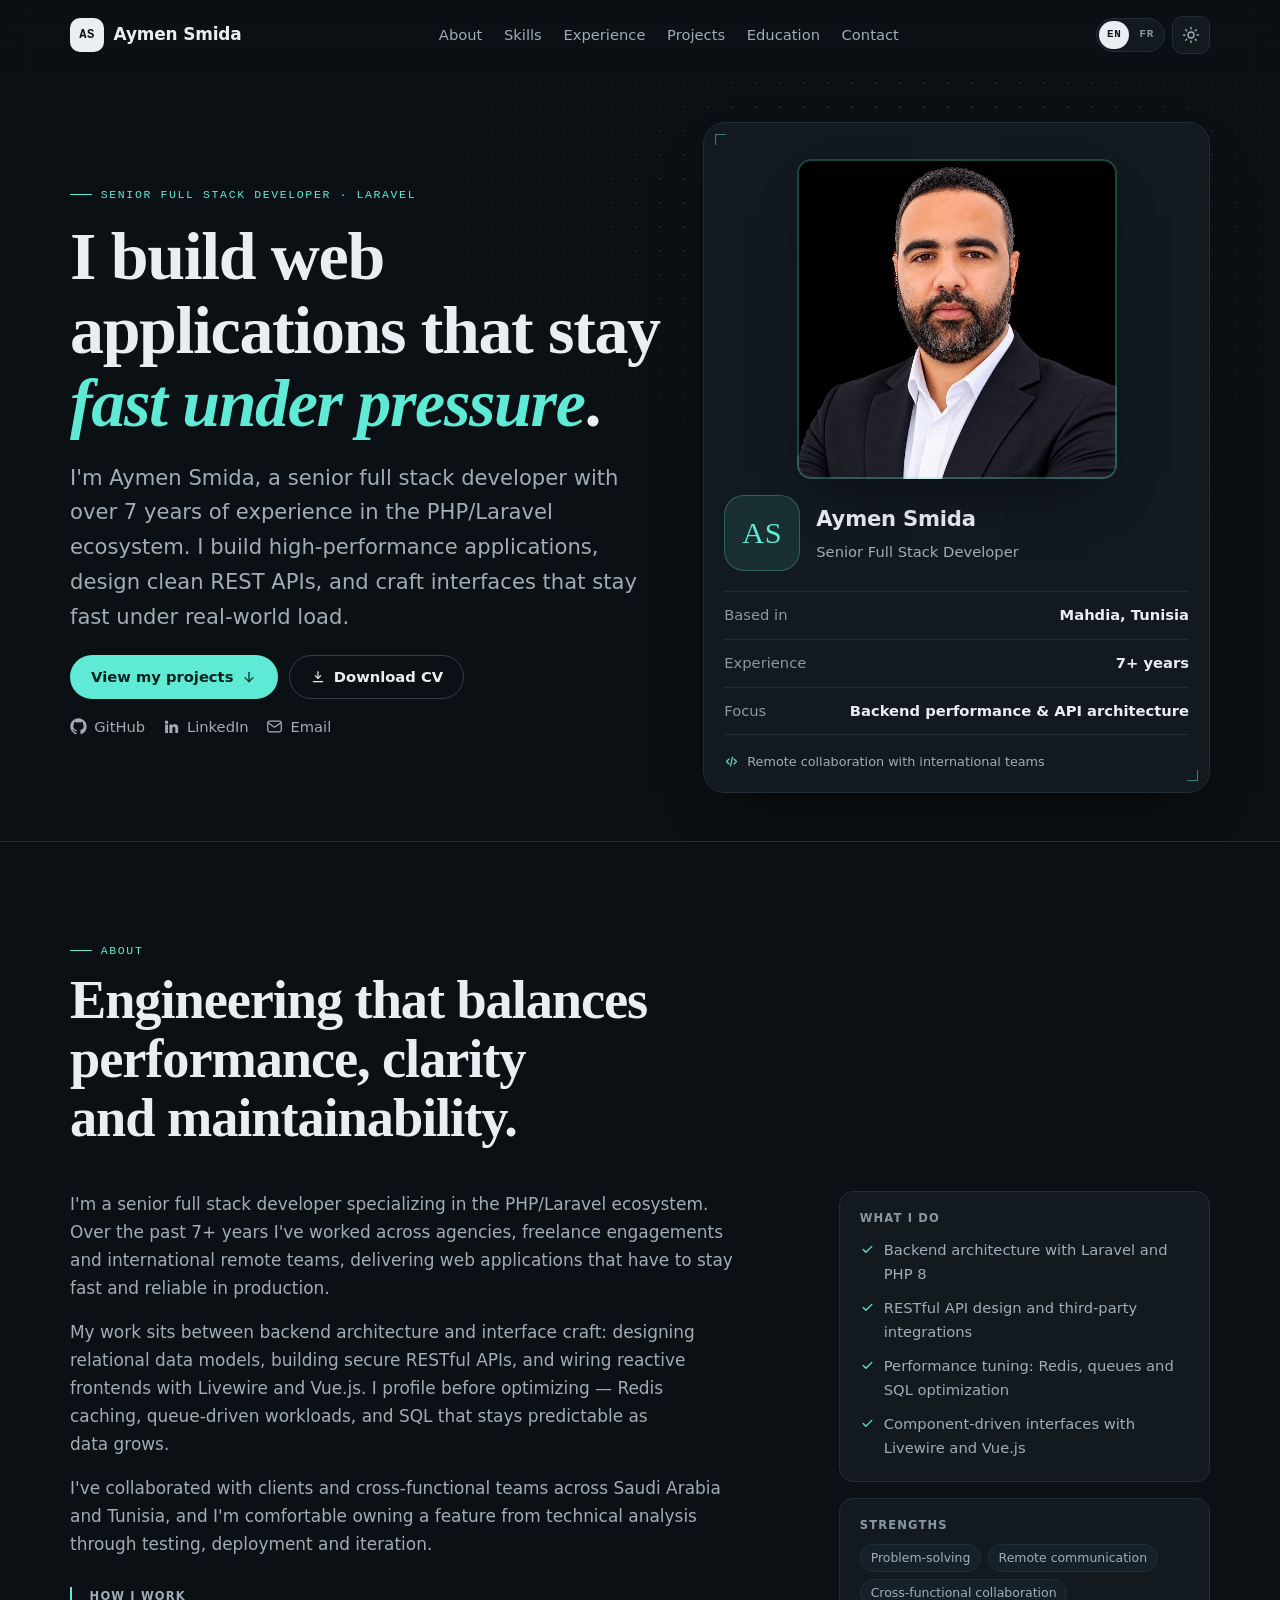
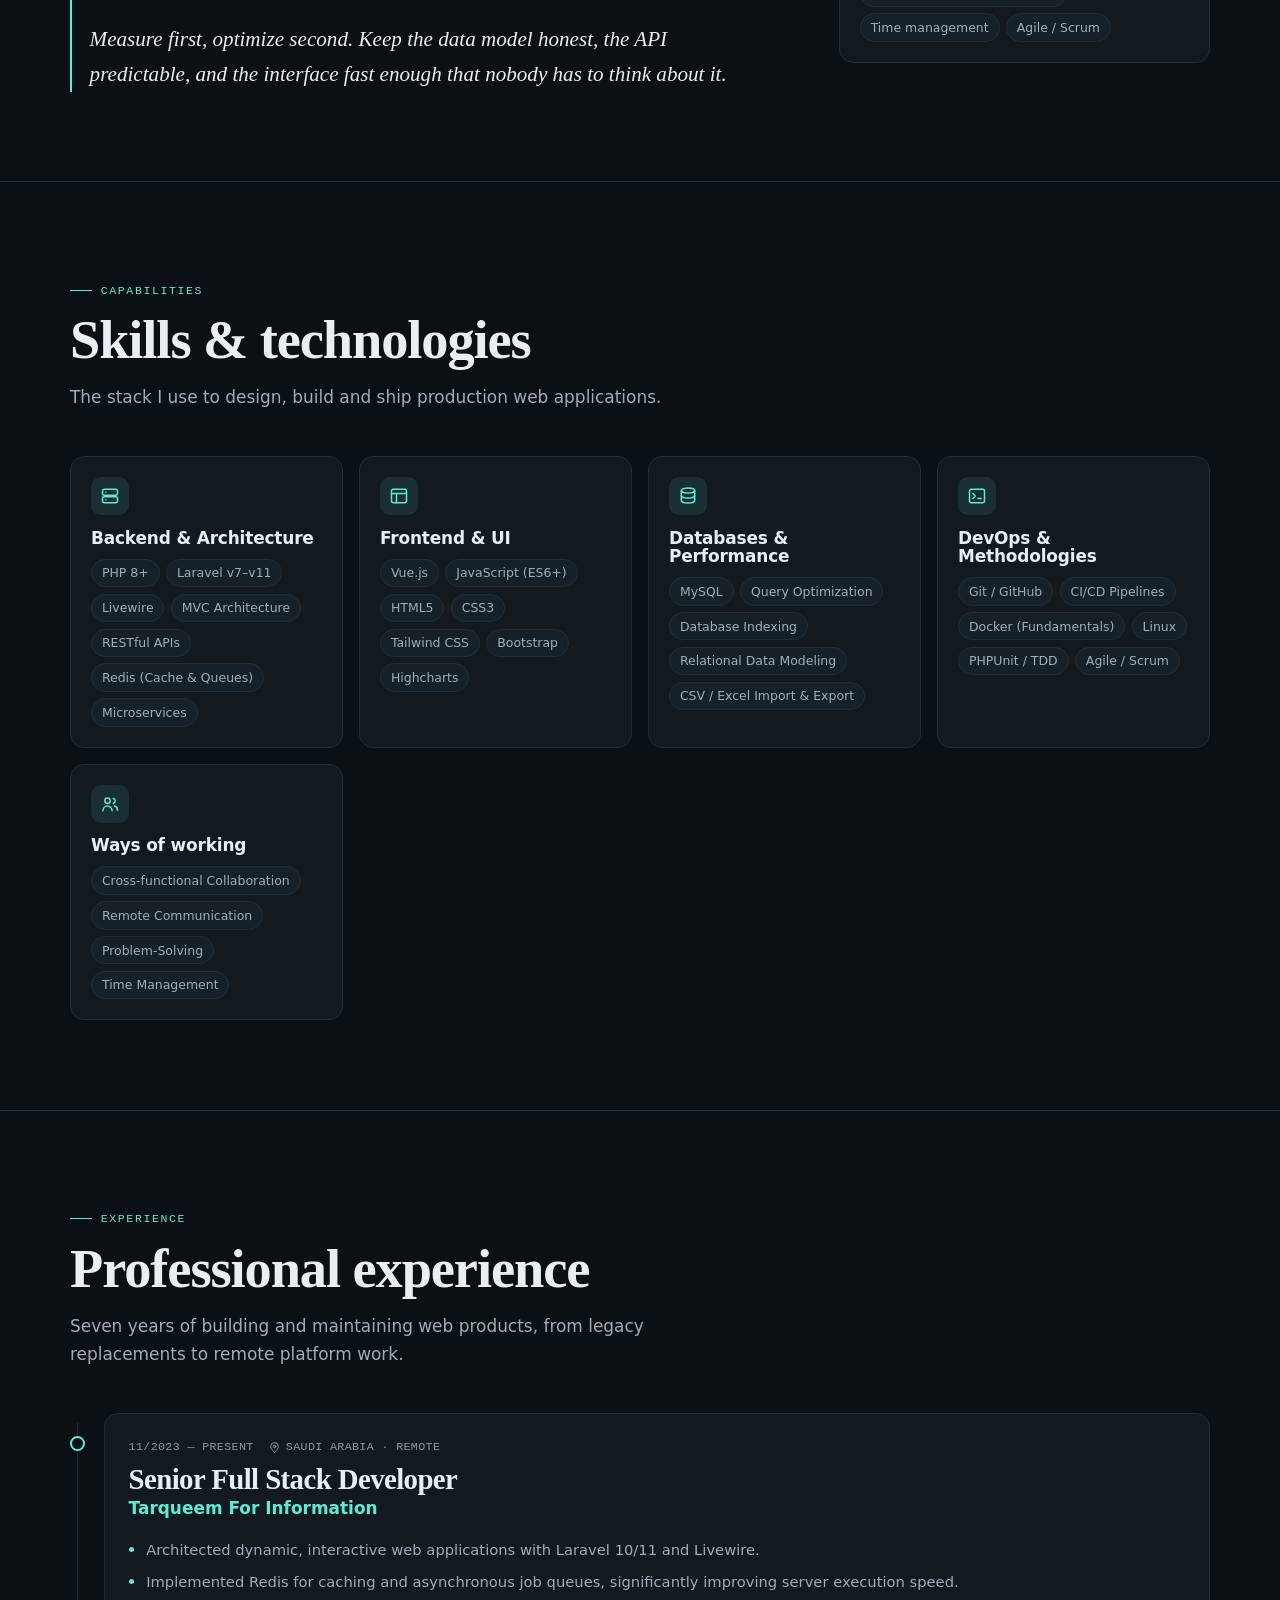
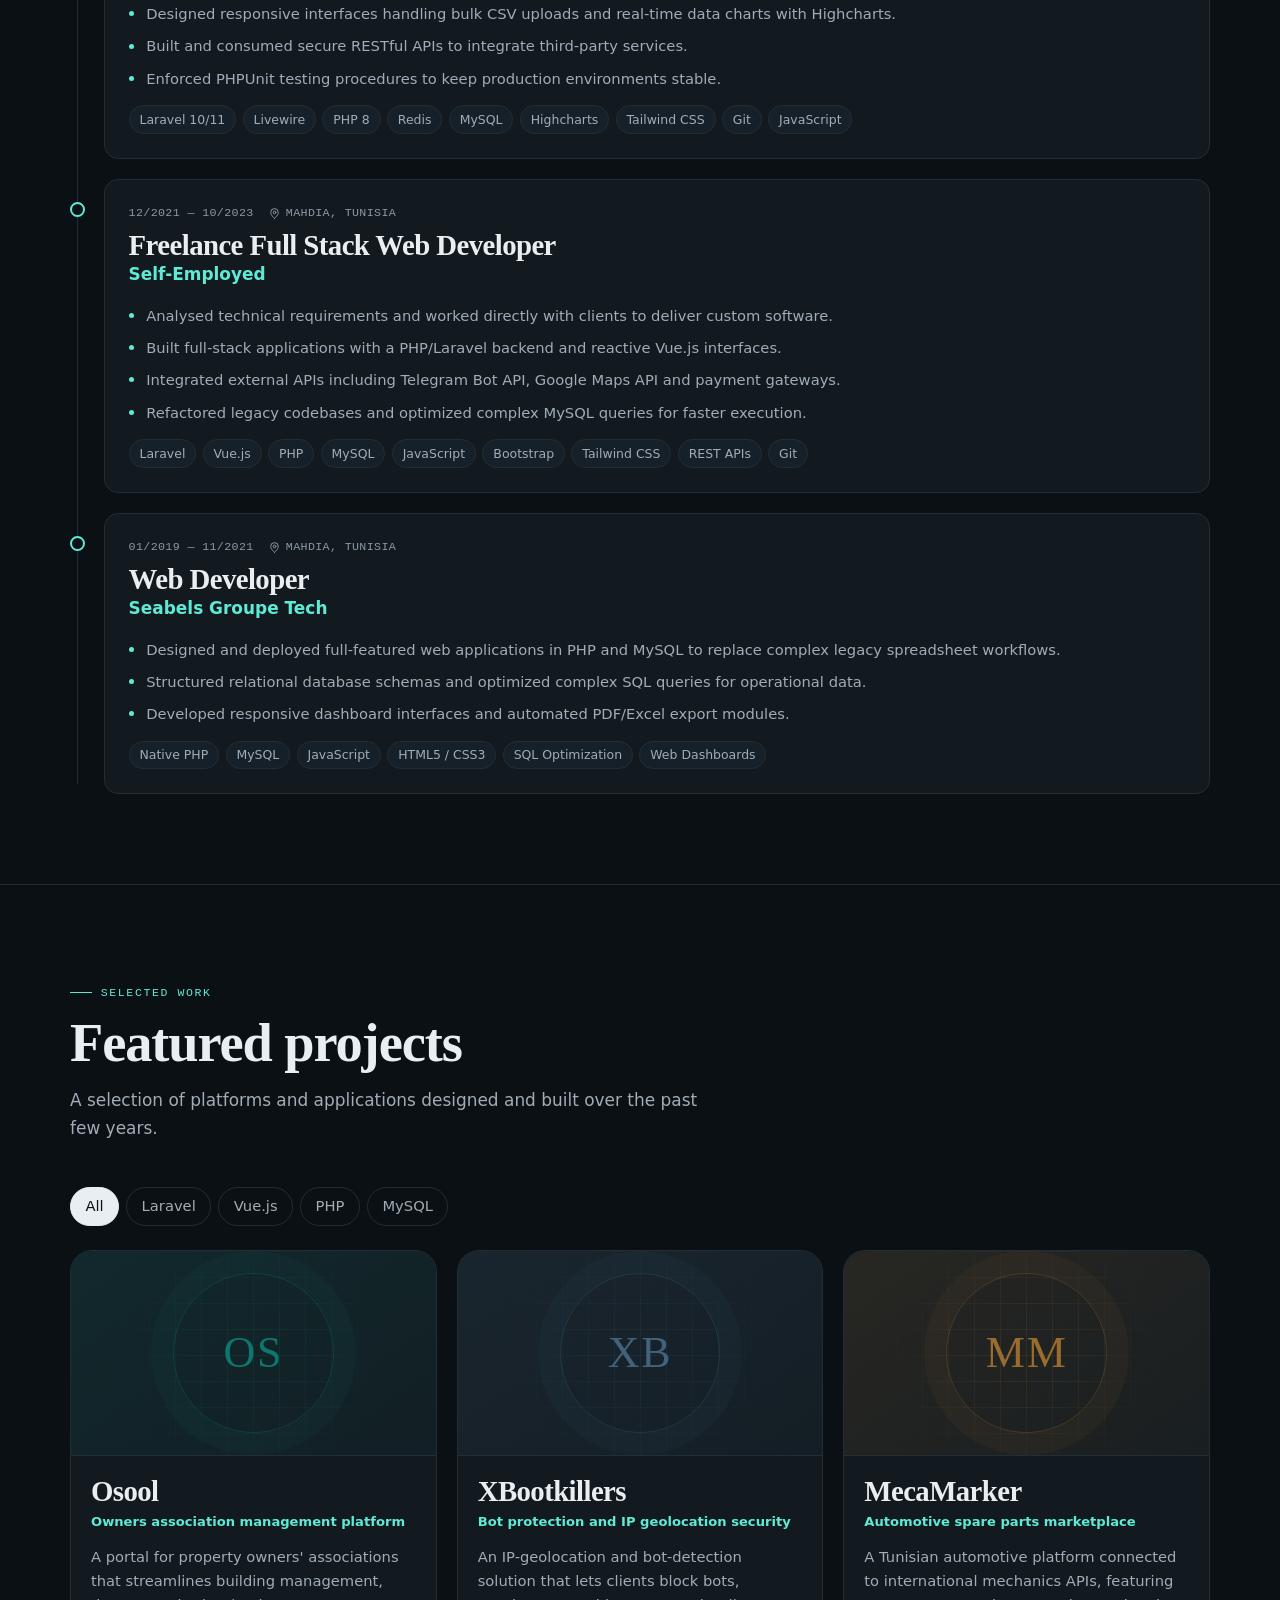
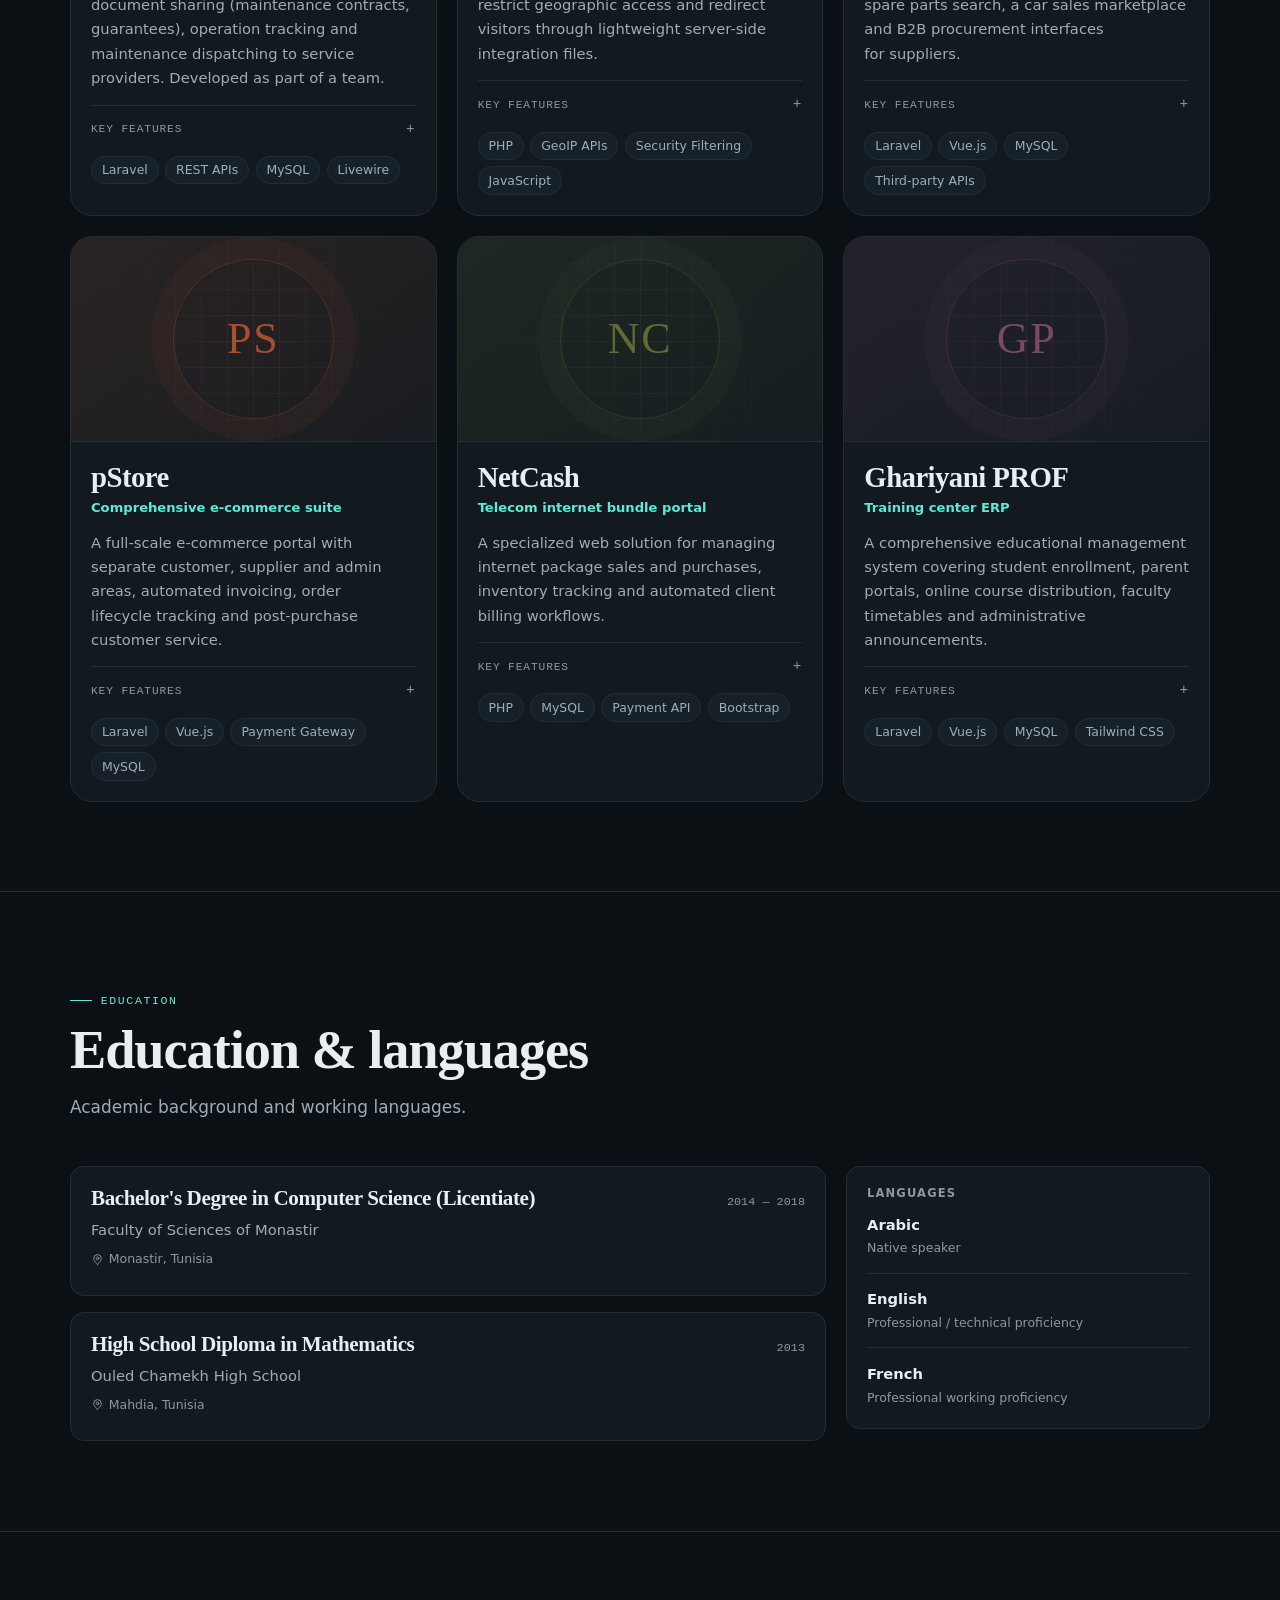
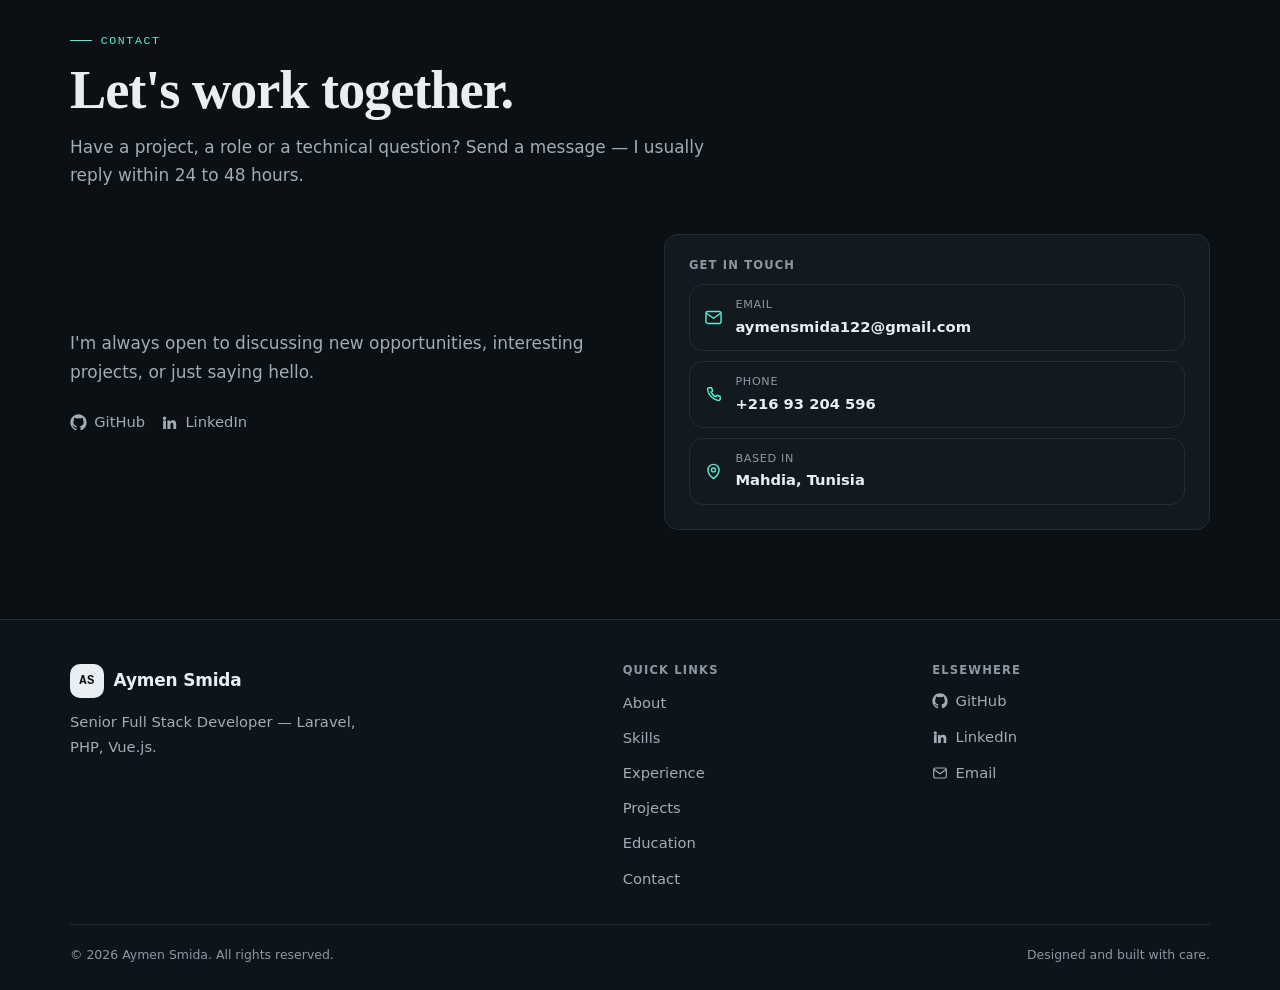
<file: index.html>
<!doctype html>
<html lang="en" dir="ltr" data-theme="dark">

<head>
  <meta charset="utf-8" />
  <meta name="viewport" content="width=device-width, initial-scale=1" />
  <title>Aymen Smida — Senior Full Stack Developer (Laravel)</title>
  <meta name="description"
    content="Aymen Smida is a senior full stack developer with 7+ years of experience building high-performance web applications with PHP, Laravel, Livewire, Vue.js and MySQL." />
  <meta name="author" content="Aymen Smida" />
  <link rel="canonical" href="https://aymensmida.github.io/portfolio/" />
  <meta name="theme-color" content="#0b1014" media="(prefers-color-scheme: dark)" />
  <meta name="theme-color" content="#faf8f3" media="(prefers-color-scheme: light)" />

  <link rel="icon" href="favicon.ico" sizes="32x32" />
  <link rel="icon" href="assets/images/favicon.svg" type="image/svg+xml" />
  <link rel="apple-touch-icon" href="assets/images/apple-touch-icon.png" />

  <meta property="og:type" content="website" />
  <meta property="og:site_name" content="Aymen Smida" />
  <meta property="og:title" content="Aymen Smida — Senior Full Stack Developer (Laravel)" />
  <meta property="og:description"
    content="Senior full stack developer with 7+ years of experience in PHP, Laravel, Livewire, Vue.js and MySQL. Backend performance, API architecture and fast interfaces." />
  <meta property="og:url" content="https://aymensmida.github.io/portfolio/" />
  <meta property="og:image" content="https://aymensmida.github.io/portfolio/assets/images/og.png" />
  <meta property="og:image:width" content="1200" />
  <meta property="og:image:height" content="630" />
  <meta property="og:image:alt" content="Aymen Smida — Senior Full Stack Developer" />
  <meta property="og:locale" content="en_US" />
  <meta property="og:locale:alternate" content="fr_FR" />

  <meta name="twitter:card" content="summary_large_image" />
  <meta name="twitter:title" content="Aymen Smida — Senior Full Stack Developer (Laravel)" />
  <meta name="twitter:description"
    content="Senior full stack developer with 7+ years of experience in PHP, Laravel, Livewire, Vue.js and MySQL." />
  <meta name="twitter:image" content="https://aymensmida.github.io/portfolio/assets/images/og.png" />

  <link rel="stylesheet" href="assets/css/style.css" />
  <link rel="stylesheet" href="assets/css/animations.css" />
  <link rel="stylesheet" href="assets/css/responsive.css" />
  <link rel="stylesheet" href="assets/css/cursor.css" />

  <script src="assets/js/theme.js"></script>
  <script src="assets/js/cursor.js"></script>
  <script type="application/ld+json">
      {
        "@context": "https://schema.org",
        "@type": "Person",
        "name": "Aymen Smida",
        "jobTitle": "Senior Full Stack Developer",
        "email": "mailto:aymensmida122@gmail.com",
        "telephone": "+21693204596",
        "url": "https://aymensmida.github.io/portfolio/",
        "address": {
          "@type": "PostalAddress",
          "addressLocality": "Mahdia",
          "addressCountry": "TN"
        },
        "sameAs": [
          "https://github.com/aymensmida",
          "https://www.linkedin.com/in/aymen-smida-748a8221a/"
        ],
        "knowsAbout": [
          "PHP",
          "Laravel",
          "Livewire",
          "Vue.js",
          "MySQL",
          "Redis",
          "REST APIs",
          "Web Performance"
        ]
      }
    </script>
</head>

<body>
  <a class="skip-link" href="#main" data-i18n="common.skip">Skip to content</a>

  <svg class="svg-sprite" xmlns="http://www.w3.org/2000/svg" aria-hidden="true" focusable="false">
    <symbol id="i-github" viewBox="0 0 24 24">
      <path fill="currentColor"
        d="M12 .5C5.73.5.5 5.73.5 12c0 5.08 3.29 9.39 7.86 10.91.58.11.79-.25.79-.56v-2.17c-3.2.7-3.88-1.36-3.88-1.36-.53-1.34-1.29-1.7-1.29-1.7-1.05-.72.08-.71.08-.71 1.16.08 1.77 1.19 1.77 1.19 1.03 1.77 2.7 1.26 3.36.96.1-.75.4-1.26.73-1.55-2.55-.29-5.23-1.28-5.23-5.68 0-1.26.45-2.29 1.19-3.1-.12-.29-.52-1.46.11-3.05 0 0 .96-.31 3.15 1.18a10.9 10.9 0 0 1 5.74 0c2.18-1.49 3.14-1.18 3.14-1.18.63 1.59.23 2.76.11 3.05.74.81 1.19 1.84 1.19 3.1 0 4.41-2.69 5.38-5.25 5.67.41.36.78 1.06.78 2.14v3.17c0 .31.21.68.8.56A11.5 11.5 0 0 0 23.5 12C23.5 5.73 18.27.5 12 .5Z" />
    </symbol>
    <symbol id="i-linkedin" viewBox="0 0 24 24">
      <path fill="currentColor"
        d="M4.98 3.5a2.5 2.5 0 1 1 0 5 2.5 2.5 0 0 1 0-5ZM3 9h4v12H3V9Zm6 0h3.8v1.7h.05c.53-.95 1.83-1.95 3.77-1.95 4.03 0 4.78 2.5 4.78 5.75V21h-4v-5.6c0-1.34-.03-3.06-1.9-3.06-1.9 0-2.2 1.45-2.2 2.96V21H9V9Z" />
    </symbol>
    <symbol id="i-mail" viewBox="0 0 24 24" fill="none" stroke="currentColor" stroke-width="1.8" stroke-linecap="round"
      stroke-linejoin="round">
      <rect x="2.5" y="4.5" width="19" height="15" rx="2.5" />
      <path d="m3.5 7 8.5 6 8.5-6" />
    </symbol>
    <symbol id="i-phone" viewBox="0 0 24 24" fill="none" stroke="currentColor" stroke-width="1.8" stroke-linecap="round"
      stroke-linejoin="round">
      <path
        d="M6.5 3.5h3l1.5 4-2 1.5a12 12 0 0 0 6 6l1.5-2 4 1.5v3a2 2 0 0 1-2.2 2A16.5 16.5 0 0 1 4.5 5.7 2 2 0 0 1 6.5 3.5Z" />
    </symbol>
    <symbol id="i-pin" viewBox="0 0 24 24" fill="none" stroke="currentColor" stroke-width="1.8" stroke-linecap="round"
      stroke-linejoin="round">
      <path d="M12 21s7-5.5 7-11a7 7 0 1 0-14 0c0 5.5 7 11 7 11Z" />
      <circle cx="12" cy="10" r="2.5" />
    </symbol>
    <symbol id="i-arrow-up" viewBox="0 0 24 24" fill="none" stroke="currentColor" stroke-width="1.8"
      stroke-linecap="round" stroke-linejoin="round">
      <path d="M12 19V5" />
      <path d="m6 11 6-6 6 6" />
    </symbol>
    <symbol id="i-arrow-down" viewBox="0 0 24 24" fill="none" stroke="currentColor" stroke-width="1.8"
      stroke-linecap="round" stroke-linejoin="round">
      <path d="M12 5v14" />
      <path d="m6 13 6 6 6-6" />
    </symbol>
    <symbol id="i-download" viewBox="0 0 24 24" fill="none" stroke="currentColor" stroke-width="1.8"
      stroke-linecap="round" stroke-linejoin="round">
      <path d="M12 4v10" />
      <path d="m8 10 4 4 4-4" />
      <path d="M5 19h14" />
    </symbol>
    <symbol id="i-check" viewBox="0 0 24 24" fill="none" stroke="currentColor" stroke-width="2" stroke-linecap="round"
      stroke-linejoin="round">
      <path d="m5 12 4.5 4.5L19 7" />
    </symbol>
    <symbol id="i-sun" viewBox="0 0 24 24" fill="none" stroke="currentColor" stroke-width="1.8" stroke-linecap="round"
      stroke-linejoin="round">
      <circle cx="12" cy="12" r="4" />
      <path d="M12 2v2M12 20v2M4.9 4.9l1.4 1.4M17.7 17.7l1.4 1.4M2 12h2M20 12h2M4.9 19.1l1.4-1.4M17.7 6.3l1.4-1.4" />
    </symbol>
    <symbol id="i-moon" viewBox="0 0 24 24" fill="none" stroke="currentColor" stroke-width="1.8" stroke-linecap="round"
      stroke-linejoin="round">
      <path d="M20 14.5A8.5 8.5 0 0 1 9.5 4a8.5 8.5 0 1 0 10.5 10.5Z" />
    </symbol>
    <symbol id="i-menu" viewBox="0 0 24 24" fill="none" stroke="currentColor" stroke-width="1.8" stroke-linecap="round">
      <path d="M4 7h16M4 12h16M4 17h16" />
    </symbol>
    <symbol id="i-close" viewBox="0 0 24 24" fill="none" stroke="currentColor" stroke-width="1.8"
      stroke-linecap="round">
      <path d="M6 6l12 12M18 6 6 18" />
    </symbol>
    <symbol id="i-server" viewBox="0 0 24 24" fill="none" stroke="currentColor" stroke-width="1.8"
      stroke-linecap="round" stroke-linejoin="round">
      <rect x="3" y="4" width="18" height="7" rx="2" />
      <rect x="3" y="13" width="18" height="7" rx="2" />
      <path d="M7 7.5h.01M7 16.5h.01" />
    </symbol>
    <symbol id="i-layout" viewBox="0 0 24 24" fill="none" stroke="currentColor" stroke-width="1.8"
      stroke-linecap="round" stroke-linejoin="round">
      <rect x="3" y="4" width="18" height="16" rx="2" />
      <path d="M3 9h18M9 9v11" />
    </symbol>
    <symbol id="i-database" viewBox="0 0 24 24" fill="none" stroke="currentColor" stroke-width="1.8"
      stroke-linecap="round" stroke-linejoin="round">
      <ellipse cx="12" cy="5.5" rx="8" ry="3" />
      <path d="M4 5.5v6c0 1.7 3.6 3 8 3s8-1.3 8-3v-6" />
      <path d="M4 11.5v6c0 1.7 3.6 3 8 3s8-1.3 8-3v-6" />
    </symbol>
    <symbol id="i-terminal" viewBox="0 0 24 24" fill="none" stroke="currentColor" stroke-width="1.8"
      stroke-linecap="round" stroke-linejoin="round">
      <rect x="3" y="4" width="18" height="16" rx="2" />
      <path d="m7 9 3 3-3 3M13 15h4" />
    </symbol>
    <symbol id="i-users" viewBox="0 0 24 24" fill="none" stroke="currentColor" stroke-width="1.8" stroke-linecap="round"
      stroke-linejoin="round">
      <circle cx="9" cy="8" r="3.2" />
      <path d="M3.5 20a5.5 5.5 0 0 1 11 0" />
      <path d="M16 5.5a3 3 0 0 1 0 5.8" />
      <path d="M17.5 14.5A5 5 0 0 1 21 19.5" />
    </symbol>
    <symbol id="i-code" viewBox="0 0 24 24" fill="none" stroke="currentColor" stroke-width="1.8" stroke-linecap="round"
      stroke-linejoin="round">
      <path d="m8 8-4 4 4 4M16 8l4 4-4 4M13.5 5l-3 14" />
    </symbol>
  </svg>

  <header class="site-header" data-header>
    <div class="container header-inner">
      <a class="brand" href="#top">
        <span class="brand-mark" aria-hidden="true">AS</span>
        <span class="brand-text">Aymen Smida</span>
      </a>

      <nav class="nav" id="primary-nav" data-nav aria-label="Primary" data-i18n-aria-label="nav.primary">
        <ul class="nav-list">
          <li><a class="nav-link" href="#about" data-nav-link="about" data-i18n="nav.about">About</a></li>
          <li><a class="nav-link" href="#skills" data-nav-link="skills" data-i18n="nav.skills">Skills</a></li>
          <li><a class="nav-link" href="#experience" data-nav-link="experience"
              data-i18n="nav.experience">Experience</a></li>
          <li><a class="nav-link" href="#projects" data-nav-link="projects" data-i18n="nav.projects">Projects</a></li>
          <li><a class="nav-link" href="#education" data-nav-link="education" data-i18n="nav.education">Education</a>
          </li>
          <li><a class="nav-link" href="#contact" data-nav-link="contact" data-i18n="nav.contact">Contact</a></li>
        </ul>
      </nav>

      <div class="header-actions">
        <div class="lang-switch" role="group" aria-label="Language" data-i18n-aria-label="common.language">
          <button type="button" class="lang-btn" data-lang="en" lang="en" aria-pressed="true"
            title="English">EN</button>
          <button type="button" class="lang-btn" data-lang="fr" lang="fr" aria-pressed="false"
            title="Français">FR</button>
        </div>

        <button type="button" class="icon-btn" data-theme-toggle aria-label="Switch to dark theme"
          title="Switch to dark theme">
          <svg class="icon icon-moon" width="18" height="18" aria-hidden="true">
            <use href="#i-moon"></use>
          </svg>
          <svg class="icon icon-sun" width="18" height="18" aria-hidden="true">
            <use href="#i-sun"></use>
          </svg>
        </button>

        <button type="button" class="icon-btn nav-toggle" data-nav-toggle aria-expanded="false"
          aria-controls="primary-nav" aria-label="Menu" data-i18n-aria-label="nav.menu">
          <svg class="icon icon-menu" width="20" height="20" aria-hidden="true">
            <use href="#i-menu"></use>
          </svg>
          <svg class="icon icon-close" width="20" height="20" aria-hidden="true">
            <use href="#i-close"></use>
          </svg>
        </button>
      </div>
    </div>
  </header>

  <main id="main" tabindex="-1">
    <section class="hero" id="top" aria-labelledby="hero-title">
      <div class="container hero-grid">
        <div class="hero-content">
          <p class="eyebrow" data-i18n="hero.eyebrow">Senior Full Stack Developer · Laravel</p>
          <h1 class="hero-title" id="hero-title">
            <span data-i18n="hero.titleLead">I build web applications that stay</span>
            <em data-i18n="hero.titleEm">fast under pressure</em><span data-i18n="hero.titleEnd">.</span>
          </h1>
          <p class="hero-intro" data-i18n="hero.intro">
            I'm Aymen Smida, a senior full stack developer with over 7 years of experience in the PHP/Laravel
            ecosystem. I build high-performance applications, design clean REST APIs, and craft interfaces that stay
            fast under real-world load.
          </p>

          <div class="hero-actions">
            <a class="btn btn-primary" href="#projects">
              <span data-i18n="hero.ctaPrimary">View my projects</span>
              <svg class="icon" width="16" height="16" aria-hidden="true">
                <use href="#i-arrow-down"></use>
              </svg>
            </a>
            <a class="btn btn-ghost" id="cv-download-btn" href="documents/aymen-smida-cv.pdf" download>
              <svg class="icon" width="16" height="16" aria-hidden="true">
                <use href="#i-download"></use>
              </svg>
              <span data-i18n="hero.ctaSecondary">Download CV</span>
            </a>
          </div>

          <div class="hero-socials">
            <a class="social-link" href="https://github.com/aymensmida" target="_blank" rel="noopener noreferrer">
              <svg class="icon" width="17" height="17" aria-hidden="true">
                <use href="#i-github"></use>
              </svg> GitHub
            </a>
            <a class="social-link" href="https://www.linkedin.com/in/aymen-smida-748a8221a/" target="_blank"
              rel="noopener noreferrer">
              <svg class="icon" width="17" height="17" aria-hidden="true">
                <use href="#i-linkedin"></use>
              </svg> LinkedIn
            </a>
            <a class="social-link" href="mailto:aymensmida122@gmail.com">
              <svg class="icon" width="17" height="17" aria-hidden="true">
                <use href="#i-mail"></use>
              </svg>
              <span data-i18n="common.email">Email</span>
            </a>
          </div>
        </div>

        <aside class="profile-card" aria-label="Senior Full Stack Developer" data-i18n-aria-label="hero.card.role">
          <div class="profile-photo">
            <img src="assets/images/aymen-smida-portrait.jpg"
              srcset="assets/images/aymen-smida-portrait-sm.jpg 600w, assets/images/aymen-smida-portrait.jpg 1000w"
              sizes="(max-width: 900px) 280px, 320px" width="320" height="320" alt="Portrait of Aymen Smida"
              data-i18n-alt="hero.photo.alt" fetchpriority="high" decoding="async" />
          </div>

          <div class="profile-top">
            <span class="monogram" aria-hidden="true">AS</span>
            <div>
              <p class="profile-name">Aymen Smida</p>
              <p class="profile-role" data-i18n="hero.card.role">Senior Full Stack Developer</p>
            </div>
          </div>

          <dl class="profile-rows">
            <div class="profile-row">
              <dt data-i18n="common.basedIn">Based in</dt>
              <dd data-i18n="common.location">Mahdia, Tunisia</dd>
            </div>
            <div class="profile-row">
              <dt data-i18n="hero.card.expLabel">Experience</dt>
              <dd data-i18n="hero.card.exp">7+ years</dd>
            </div>
            <div class="profile-row">
              <dt data-i18n="hero.card.focusLabel">Focus</dt>
              <dd data-i18n="hero.card.focus">Backend performance &amp; API architecture</dd>
            </div>
          </dl>

          <p class="profile-note">
            <svg class="icon" width="15" height="15" aria-hidden="true">
              <use href="#i-code"></use>
            </svg>
            <span data-i18n="hero.card.remote">Remote collaboration with international teams</span>
          </p>
        </aside>
      </div>


    </section>

    <section class="section" id="about" aria-labelledby="about-title">
      <div class="container">
        <div class="section-head">
          <p class="eyebrow" data-i18n="about.eyebrow">About</p>
          <h2 class="section-title" id="about-title" data-i18n="about.title">
            Engineering that balances performance, clarity and maintainability.
          </h2>
        </div>

        <div class="about-grid">
          <div class="prose">
            <p data-i18n="about.p1">
              I'm a senior full stack developer specializing in the PHP/Laravel ecosystem. Over the past 7+ years
              I've worked across agencies, freelance engagements and international remote teams, delivering web
              applications that have to stay fast and reliable in production.
            </p>
            <p data-i18n="about.p2">
              My work sits between backend architecture and interface craft: designing relational data models,
              building secure RESTful APIs, and wiring reactive frontends with Livewire and Vue.js. I profile before
              optimizing — Redis caching, queue-driven workloads, and SQL that stays predictable as data grows.
            </p>
            <p data-i18n="about.p3">
              I've collaborated with clients and cross-functional teams across Saudi Arabia and Tunisia, and I'm
              comfortable owning a feature from technical analysis through testing, deployment and iteration.
            </p>

            <blockquote class="pullquote">
              <p class="pullquote-title" data-i18n="about.philosophyTitle">How I work</p>
              <p data-i18n="about.philosophy">
                Measure first, optimize second. Keep the data model honest, the API predictable, and the interface
                fast enough that nobody has to think about it.
              </p>
            </blockquote>
          </div>

          <div class="about-aside">
            <div class="panel">
              <h3 class="panel-title" data-i18n="about.doTitle">What I do</h3>
              <ul class="check-list">
                <li>
                  <svg class="icon" width="15" height="15" aria-hidden="true">
                    <use href="#i-check"></use>
                  </svg>
                  <span data-i18n="about.do.0">Backend architecture with Laravel and PHP 8</span>
                </li>
                <li>
                  <svg class="icon" width="15" height="15" aria-hidden="true">
                    <use href="#i-check"></use>
                  </svg>
                  <span data-i18n="about.do.1">RESTful API design and third-party integrations</span>
                </li>
                <li>
                  <svg class="icon" width="15" height="15" aria-hidden="true">
                    <use href="#i-check"></use>
                  </svg>
                  <span data-i18n="about.do.2">Performance tuning: Redis, queues and SQL optimization</span>
                </li>
                <li>
                  <svg class="icon" width="15" height="15" aria-hidden="true">
                    <use href="#i-check"></use>
                  </svg>
                  <span data-i18n="about.do.3">Component-driven interfaces with Livewire and Vue.js</span>
                </li>
              </ul>
            </div>

            <div class="panel">
              <h3 class="panel-title" data-i18n="about.strengthsTitle">Strengths</h3>
              <ul class="chips">
                <li class="chip" data-i18n="about.strengths.0">Problem-solving</li>
                <li class="chip" data-i18n="about.strengths.1">Remote communication</li>
                <li class="chip" data-i18n="about.strengths.2">Cross-functional collaboration</li>
                <li class="chip" data-i18n="about.strengths.3">Time management</li>
                <li class="chip" data-i18n="about.strengths.4">Agile / Scrum</li>
              </ul>
            </div>
          </div>
        </div>
      </div>
    </section>

    <section class="section" id="skills" aria-labelledby="skills-title">
      <div class="container">
        <div class="section-head">
          <p class="eyebrow" data-i18n="skills.eyebrow">Capabilities</p>
          <h2 class="section-title" id="skills-title" data-i18n="skills.title">Skills &amp; technologies</h2>
          <p class="section-intro" data-i18n="skills.intro">
            The stack I use to design, build and ship production web applications.
          </p>
        </div>

        <div class="skills-grid">
          <article class="skill-card">
            <span class="skill-icon"><svg class="icon" width="20" height="20" aria-hidden="true">
                <use href="#i-server"></use>
              </svg></span>
            <h3 class="skill-title" data-i18n="skills.groups.backend">Backend &amp; Architecture</h3>
            <ul class="chips">
              <li class="chip">PHP 8+</li>
              <li class="chip">Laravel v7–v11</li>
              <li class="chip">Livewire</li>
              <li class="chip">MVC Architecture</li>
              <li class="chip">RESTful APIs</li>
              <li class="chip">Redis (Cache &amp; Queues)</li>
              <li class="chip">Microservices</li>
            </ul>
          </article>

          <article class="skill-card">
            <span class="skill-icon"><svg class="icon" width="20" height="20" aria-hidden="true">
                <use href="#i-layout"></use>
              </svg></span>
            <h3 class="skill-title" data-i18n="skills.groups.frontend">Frontend &amp; UI</h3>
            <ul class="chips">
              <li class="chip">Vue.js</li>
              <li class="chip">JavaScript (ES6+)</li>
              <li class="chip">HTML5</li>
              <li class="chip">CSS3</li>
              <li class="chip">Tailwind CSS</li>
              <li class="chip">Bootstrap</li>
              <li class="chip">Highcharts</li>
            </ul>
          </article>

          <article class="skill-card">
            <span class="skill-icon"><svg class="icon" width="20" height="20" aria-hidden="true">
                <use href="#i-database"></use>
              </svg></span>
            <h3 class="skill-title" data-i18n="skills.groups.data">Databases &amp; Performance</h3>
            <ul class="chips">
              <li class="chip">MySQL</li>
              <li class="chip">Query Optimization</li>
              <li class="chip">Database Indexing</li>
              <li class="chip">Relational Data Modeling</li>
              <li class="chip">CSV / Excel Import &amp; Export</li>
            </ul>
          </article>

          <article class="skill-card">
            <span class="skill-icon"><svg class="icon" width="20" height="20" aria-hidden="true">
                <use href="#i-terminal"></use>
              </svg></span>
            <h3 class="skill-title" data-i18n="skills.groups.devops">DevOps &amp; Methodologies</h3>
            <ul class="chips">
              <li class="chip">Git / GitHub</li>
              <li class="chip">CI/CD Pipelines</li>
              <li class="chip">Docker (Fundamentals)</li>
              <li class="chip">Linux</li>
              <li class="chip">PHPUnit / TDD</li>
              <li class="chip">Agile / Scrum</li>
            </ul>
          </article>

          <article class="skill-card">
            <span class="skill-icon"><svg class="icon" width="20" height="20" aria-hidden="true">
                <use href="#i-users"></use>
              </svg></span>
            <h3 class="skill-title" data-i18n="skills.groups.soft">Ways of working</h3>
            <ul class="chips">
              <li class="chip">Cross-functional Collaboration</li>
              <li class="chip">Remote Communication</li>
              <li class="chip">Problem-Solving</li>
              <li class="chip">Time Management</li>
            </ul>
          </article>
        </div>
      </div>
    </section>

    <section class="section" id="experience" aria-labelledby="experience-title">
      <div class="container">
        <div class="section-head">
          <p class="eyebrow" data-i18n="experience.eyebrow">Experience</p>
          <h2 class="section-title" id="experience-title" data-i18n="experience.title">Professional experience</h2>
          <p class="section-intro" data-i18n="experience.intro">
            Seven years of building and maintaining web products, from legacy replacements to remote platform work.
          </p>
        </div>

        <div class="timeline">
          <article class="timeline-item">
            <div class="timeline-card">
              <p class="timeline-meta">
                <span data-i18n="experience.roles.tarqueem.period">11/2023 — Present</span>
                <span class="timeline-location">
                  <svg class="icon" width="13" height="13" aria-hidden="true">
                    <use href="#i-pin"></use>
                  </svg>
                  <span data-i18n="experience.roles.tarqueem.location">Saudi Arabia · Remote</span>
                </span>
              </p>
              <h3 class="timeline-role" data-i18n="experience.roles.tarqueem.position">Senior Full Stack Developer</h3>
              <p class="timeline-company">Tarqueem For Information</p>

              <ul class="bullets">
                <li data-i18n="experience.roles.tarqueem.bullets.0">
                  Architected dynamic, interactive web applications with Laravel 10/11 and Livewire.
                </li>
                <li data-i18n="experience.roles.tarqueem.bullets.1">
                  Implemented Redis for caching and asynchronous job queues, significantly improving server execution
                  speed.
                </li>
                <li data-i18n="experience.roles.tarqueem.bullets.2">
                  Designed responsive interfaces handling bulk CSV uploads and real-time data charts with Highcharts.
                </li>
                <li data-i18n="experience.roles.tarqueem.bullets.3">
                  Built and consumed secure RESTful APIs to integrate third-party services.
                </li>
                <li data-i18n="experience.roles.tarqueem.bullets.4">
                  Enforced PHPUnit testing procedures to keep production environments stable.
                </li>
              </ul>

              <ul class="chips project-tech">
                <li class="chip">Laravel 10/11</li>
                <li class="chip">Livewire</li>
                <li class="chip">PHP 8</li>
                <li class="chip">Redis</li>
                <li class="chip">MySQL</li>
                <li class="chip">Highcharts</li>
                <li class="chip">Tailwind CSS</li>
                <li class="chip">Git</li>
                <li class="chip">JavaScript</li>
              </ul>
            </div>
          </article>

          <article class="timeline-item">
            <div class="timeline-card">
              <p class="timeline-meta">
                <span data-i18n="experience.roles.freelance.period">12/2021 — 10/2023</span>
                <span class="timeline-location">
                  <svg class="icon" width="13" height="13" aria-hidden="true">
                    <use href="#i-pin"></use>
                  </svg>
                  <span data-i18n="experience.roles.freelance.location">Mahdia, Tunisia</span>
                </span>
              </p>
              <h3 class="timeline-role" data-i18n="experience.roles.freelance.position">Freelance Full Stack Web
                Developer</h3>
              <p class="timeline-company" data-i18n="experience.roles.freelance.company">Self-Employed</p>

              <ul class="bullets">
                <li data-i18n="experience.roles.freelance.bullets.0">
                  Analysed technical requirements and worked directly with clients to deliver custom software.
                </li>
                <li data-i18n="experience.roles.freelance.bullets.1">
                  Built full-stack applications with a PHP/Laravel backend and reactive Vue.js interfaces.
                </li>
                <li data-i18n="experience.roles.freelance.bullets.2">
                  Integrated external APIs including Telegram Bot API, Google Maps API and payment gateways.
                </li>
                <li data-i18n="experience.roles.freelance.bullets.3">
                  Refactored legacy codebases and optimized complex MySQL queries for faster execution.
                </li>
              </ul>

              <ul class="chips project-tech">
                <li class="chip">Laravel</li>
                <li class="chip">Vue.js</li>
                <li class="chip">PHP</li>
                <li class="chip">MySQL</li>
                <li class="chip">JavaScript</li>
                <li class="chip">Bootstrap</li>
                <li class="chip">Tailwind CSS</li>
                <li class="chip">REST APIs</li>
                <li class="chip">Git</li>
              </ul>
            </div>
          </article>

          <article class="timeline-item">
            <div class="timeline-card">
              <p class="timeline-meta">
                <span data-i18n="experience.roles.seabels.period">01/2019 — 11/2021</span>
                <span class="timeline-location">
                  <svg class="icon" width="13" height="13" aria-hidden="true">
                    <use href="#i-pin"></use>
                  </svg>
                  <span data-i18n="experience.roles.seabels.location">Mahdia, Tunisia</span>
                </span>
              </p>
              <h3 class="timeline-role" data-i18n="experience.roles.seabels.position">Web Developer</h3>
              <p class="timeline-company">Seabels Groupe Tech</p>

              <ul class="bullets">
                <li data-i18n="experience.roles.seabels.bullets.0">
                  Designed and deployed full-featured web applications in PHP and MySQL to replace complex legacy
                  spreadsheet workflows.
                </li>
                <li data-i18n="experience.roles.seabels.bullets.1">
                  Structured relational database schemas and optimized complex SQL queries for operational data.
                </li>
                <li data-i18n="experience.roles.seabels.bullets.2">
                  Developed responsive dashboard interfaces and automated PDF/Excel export modules.
                </li>
              </ul>

              <ul class="chips project-tech">
                <li class="chip">Native PHP</li>
                <li class="chip">MySQL</li>
                <li class="chip">JavaScript</li>
                <li class="chip">HTML5 / CSS3</li>
                <li class="chip">SQL Optimization</li>
                <li class="chip">Web Dashboards</li>
              </ul>
            </div>
          </article>
        </div>
      </div>
    </section>

    <section class="section" id="projects" aria-labelledby="projects-title">
      <div class="container">
        <div class="section-head">
          <p class="eyebrow" data-i18n="projects.eyebrow">Selected work</p>
          <h2 class="section-title" id="projects-title" data-i18n="projects.title">Featured projects</h2>
          <p class="section-intro" data-i18n="projects.intro">
            A selection of platforms and applications designed and built over the past few years.
          </p>
        </div>

        <div class="filters" role="group" aria-label="Featured projects" data-i18n-aria-label="projects.title">
          <button type="button" class="filter-btn" data-filter="all" aria-pressed="true"
            data-i18n="projects.filters.all">All</button>
          <button type="button" class="filter-btn" data-filter="laravel" aria-pressed="false"
            data-i18n="projects.filters.laravel">Laravel</button>
          <button type="button" class="filter-btn" data-filter="vue" aria-pressed="false"
            data-i18n="projects.filters.vue">Vue.js</button>
          <button type="button" class="filter-btn" data-filter="php" aria-pressed="false"
            data-i18n="projects.filters.php">PHP</button>
          <button type="button" class="filter-btn" data-filter="mysql" aria-pressed="false"
            data-i18n="projects.filters.mysql">MySQL</button>
        </div>

        <div class="projects-grid" data-projects-grid>
          <article class="project-card" data-project data-tags="laravel php mysql" style="--cover-accent: #0f766e">
            <div class="project-cover" aria-hidden="true"><span class="project-monogram">OS</span></div>
            <div class="project-body">
              <h3 class="project-name" data-i18n="projects.osool.name">Osool</h3>
              <p class="project-tagline" data-i18n="projects.osool.tagline">Owners association management platform</p>
              <p class="project-desc" data-i18n="projects.osool.description">
                A portal for property owners' associations that streamlines building management, document sharing
                (maintenance contracts, guarantees), operation tracking and maintenance dispatching to service
                providers. Developed as part of a team.
              </p>
              <details class="project-details">
                <summary data-i18n="projects.features">Key features</summary>
                <ul class="bullets">
                  <li data-i18n="projects.osool.highlights.0">Building and shared-facility management</li>
                  <li data-i18n="projects.osool.highlights.1">Contract and document sharing</li>
                  <li data-i18n="projects.osool.highlights.2">Operation tracking and maintenance requests</li>
                  <li data-i18n="projects.osool.highlights.3">Service-provider dispatching</li>
                </ul>
              </details>
              <ul class="chips project-tech">
                <li class="chip">Laravel</li>
                <li class="chip">REST APIs</li>
                <li class="chip">MySQL</li>
                <li class="chip">Livewire</li>
              </ul>
            </div>
          </article>

          <article class="project-card" data-project data-tags="php" style="--cover-accent: #41627a">
            <div class="project-cover" aria-hidden="true"><span class="project-monogram">XB</span></div>
            <div class="project-body">
              <h3 class="project-name" data-i18n="projects.xbootkillers.name">XBootkillers</h3>
              <p class="project-tagline" data-i18n="projects.xbootkillers.tagline">Bot protection and IP geolocation
                security</p>
              <p class="project-desc" data-i18n="projects.xbootkillers.description">
                An IP-geolocation and bot-detection solution that lets clients block bots, restrict geographic access
                and redirect visitors through lightweight server-side integration files.
              </p>
              <details class="project-details">
                <summary data-i18n="projects.features">Key features</summary>
                <ul class="bullets">
                  <li data-i18n="projects.xbootkillers.highlights.0">Bot detection and blocking</li>
                  <li data-i18n="projects.xbootkillers.highlights.1">IP geolocation filtering</li>
                  <li data-i18n="projects.xbootkillers.highlights.2">Visitor redirection</li>
                  <li data-i18n="projects.xbootkillers.highlights.3">Lightweight server-side integration</li>
                </ul>
              </details>
              <ul class="chips project-tech">
                <li class="chip">PHP</li>
                <li class="chip">GeoIP APIs</li>
                <li class="chip">Security Filtering</li>
                <li class="chip">JavaScript</li>
              </ul>
            </div>
          </article>

          <article class="project-card" data-project data-tags="laravel vue php mysql" style="--cover-accent: #9a6b2f">
            <div class="project-cover" aria-hidden="true"><span class="project-monogram">MM</span></div>
            <div class="project-body">
              <h3 class="project-name" data-i18n="projects.mecamarker.name">MecaMarker</h3>
              <p class="project-tagline" data-i18n="projects.mecamarker.tagline">Automotive spare parts marketplace</p>
              <p class="project-desc" data-i18n="projects.mecamarker.description">
                A Tunisian automotive platform connected to international mechanics APIs, featuring spare parts
                search, a car sales marketplace and B2B procurement interfaces for suppliers.
              </p>
              <details class="project-details">
                <summary data-i18n="projects.features">Key features</summary>
                <ul class="bullets">
                  <li data-i18n="projects.mecamarker.highlights.0">Spare parts search</li>
                  <li data-i18n="projects.mecamarker.highlights.1">Car sales marketplace</li>
                  <li data-i18n="projects.mecamarker.highlights.2">Supplier B2B procurement</li>
                  <li data-i18n="projects.mecamarker.highlights.3">Third-party API integration</li>
                </ul>
              </details>
              <ul class="chips project-tech">
                <li class="chip">Laravel</li>
                <li class="chip">Vue.js</li>
                <li class="chip">MySQL</li>
                <li class="chip">Third-party APIs</li>
              </ul>
            </div>
          </article>

          <article class="project-card" data-project data-tags="laravel vue php mysql" style="--cover-accent: #a4502f">
            <div class="project-cover" aria-hidden="true"><span class="project-monogram">PS</span></div>
            <div class="project-body">
              <h3 class="project-name" data-i18n="projects.pstore.name">pStore</h3>
              <p class="project-tagline" data-i18n="projects.pstore.tagline">Comprehensive e-commerce suite</p>
              <p class="project-desc" data-i18n="projects.pstore.description">
                A full-scale e-commerce portal with separate customer, supplier and admin areas, automated invoicing,
                order lifecycle tracking and post-purchase customer service.
              </p>
              <details class="project-details">
                <summary data-i18n="projects.features">Key features</summary>
                <ul class="bullets">
                  <li data-i18n="projects.pstore.highlights.0">Customer, supplier and admin areas</li>
                  <li data-i18n="projects.pstore.highlights.1">Automated invoicing</li>
                  <li data-i18n="projects.pstore.highlights.2">Order lifecycle tracking</li>
                  <li data-i18n="projects.pstore.highlights.3">Post-purchase service</li>
                </ul>
              </details>
              <ul class="chips project-tech">
                <li class="chip">Laravel</li>
                <li class="chip">Vue.js</li>
                <li class="chip">Payment Gateway</li>
                <li class="chip">MySQL</li>
              </ul>
            </div>
          </article>

          <article class="project-card" data-project data-tags="php mysql" style="--cover-accent: #5f6b32">
            <div class="project-cover" aria-hidden="true"><span class="project-monogram">NC</span></div>
            <div class="project-body">
              <h3 class="project-name" data-i18n="projects.netcash.name">NetCash</h3>
              <p class="project-tagline" data-i18n="projects.netcash.tagline">Telecom internet bundle portal</p>
              <p class="project-desc" data-i18n="projects.netcash.description">
                A specialized web solution for managing internet package sales and purchases, inventory tracking and
                automated client billing workflows.
              </p>
              <details class="project-details">
                <summary data-i18n="projects.features">Key features</summary>
                <ul class="bullets">
                  <li data-i18n="projects.netcash.highlights.0">Internet package sales and purchases</li>
                  <li data-i18n="projects.netcash.highlights.1">Inventory tracking</li>
                  <li data-i18n="projects.netcash.highlights.2">Automated client billing</li>
                </ul>
              </details>
              <ul class="chips project-tech">
                <li class="chip">PHP</li>
                <li class="chip">MySQL</li>
                <li class="chip">Payment API</li>
                <li class="chip">Bootstrap</li>
              </ul>
            </div>
          </article>

          <article class="project-card" data-project data-tags="laravel vue php mysql" style="--cover-accent: #7a4a63">
            <div class="project-cover" aria-hidden="true"><span class="project-monogram">GP</span></div>
            <div class="project-body">
              <h3 class="project-name" data-i18n="projects.ghariyani.name">Ghariyani PROF</h3>
              <p class="project-tagline" data-i18n="projects.ghariyani.tagline">Training center ERP</p>
              <p class="project-desc" data-i18n="projects.ghariyani.description">
                A comprehensive educational management system covering student enrollment, parent portals, online
                course distribution, faculty timetables and administrative announcements.
              </p>
              <details class="project-details">
                <summary data-i18n="projects.features">Key features</summary>
                <ul class="bullets">
                  <li data-i18n="projects.ghariyani.highlights.0">Student enrollment</li>
                  <li data-i18n="projects.ghariyani.highlights.1">Parent portals</li>
                  <li data-i18n="projects.ghariyani.highlights.2">Online course distribution</li>
                  <li data-i18n="projects.ghariyani.highlights.3">Timetables and announcements</li>
                </ul>
              </details>
              <ul class="chips project-tech">
                <li class="chip">Laravel</li>
                <li class="chip">Vue.js</li>
                <li class="chip">MySQL</li>
                <li class="chip">Tailwind CSS</li>
              </ul>
            </div>
          </article>
        </div>

        <p class="empty-state" data-empty-state hidden data-i18n="projects.empty">No projects match this filter.</p>
      </div>
    </section>

    <section class="section" id="education" aria-labelledby="education-title">
      <div class="container">
        <div class="section-head">
          <p class="eyebrow" data-i18n="education.eyebrow">Education</p>
          <h2 class="section-title" id="education-title" data-i18n="education.title">Education &amp; languages</h2>
          <p class="section-intro" data-i18n="education.intro">Academic background and working languages.</p>
        </div>

        <div class="edu-grid">
          <div class="edu-list">
            <article class="edu-card">
              <div class="edu-card-head">
                <h3 class="edu-degree" data-i18n="education.degrees.bsc">
                  Bachelor's Degree in Computer Science (Licentiate)
                </h3>
                <span class="edu-period">2014 — 2018</span>
              </div>
              <p class="edu-school">Faculty of Sciences of Monastir</p>
              <p class="edu-location">
                <svg class="icon" width="13" height="13" aria-hidden="true">
                  <use href="#i-pin"></use>
                </svg> Monastir,
                Tunisia
              </p>
            </article>

            <article class="edu-card">
              <div class="edu-card-head">
                <h3 class="edu-degree" data-i18n="education.degrees.hs">High School Diploma in Mathematics</h3>
                <span class="edu-period">2013</span>
              </div>
              <p class="edu-school">Ouled Chamekh High School</p>
              <p class="edu-location">
                <svg class="icon" width="13" height="13" aria-hidden="true">
                  <use href="#i-pin"></use>
                </svg> Mahdia,
                Tunisia
              </p>
            </article>
          </div>

          <aside class="panel">
            <h3 class="panel-title" data-i18n="education.languagesTitle">Languages</h3>
            <ul class="lang-list">
              <li class="lang-item">
                <span class="lang-name">Arabic</span>
                <span class="lang-level" data-i18n="education.levels.native">Native speaker</span>
              </li>
              <li class="lang-item">
                <span class="lang-name">English</span>
                <span class="lang-level" data-i18n="education.levels.professional">Professional / technical
                  proficiency</span>
              </li>
              <li class="lang-item">
                <span class="lang-name">French</span>
                <span class="lang-level" data-i18n="education.levels.working">Professional working proficiency</span>
              </li>
            </ul>
          </aside>
        </div>
      </div>
    </section>

    <section class="section" id="contact" aria-labelledby="contact-title">
      <div class="container">
        <div class="section-head">
          <p class="eyebrow" data-i18n="contact.eyebrow">Contact</p>
          <h2 class="section-title" id="contact-title" data-i18n="contact.title">Let's work together.</h2>
          <p class="section-intro" data-i18n="contact.intro">
            Have a project, a role or a technical question? Send a message — I usually reply within 24 to 48 hours.
          </p>
        </div>

        <div class="contact-grid">
          <div class="contact-info">
            <p class="contact-invite" data-i18n="contact.invite">I'm always open to discussing new opportunities,
              interesting projects, or just saying hello.</p>
            <div class="contact-socials">
              <a class="social-link" href="https://github.com/aymensmida" target="_blank" rel="noopener noreferrer">
                <svg class="icon" width="17" height="17" aria-hidden="true">
                  <use href="#i-github"></use>
                </svg> GitHub
              </a>
              <a class="social-link" href="https://www.linkedin.com/in/aymen-smida-748a8221a/" target="_blank"
                rel="noopener noreferrer">
                <svg class="icon" width="17" height="17" aria-hidden="true">
                  <use href="#i-linkedin"></use>
                </svg> LinkedIn
              </a>
            </div>
          </div>

          <aside class="panel contact-details" aria-labelledby="contact-details-title">
            <h3 id="contact-details-title" class="panel-title" data-i18n="contact.detailsTitle">Get in touch</h3>
            <ul class="contact-list">
              <li>
                <a class="contact-link" href="mailto:aymensmida122@gmail.com">
                  <svg class="icon" width="19" height="19" aria-hidden="true">
                    <use href="#i-mail"></use>
                  </svg>
                  <span>
                    <span class="contact-label" data-i18n="common.email">Email</span>
                    <span class="contact-value">aymensmida122@gmail.com</span>
                  </span>
                </a>
              </li>
              <li>
                <a class="contact-link" href="tel:+21693204596">
                  <svg class="icon" width="19" height="19" aria-hidden="true">
                    <use href="#i-phone"></use>
                  </svg>
                  <span>
                    <span class="contact-label" data-i18n="common.phone">Phone</span>
                    <span class="contact-value">+216 93 204 596</span>
                  </span>
                </a>
              </li>
              <li>
                <div class="contact-link">
                  <svg class="icon" width="19" height="19" aria-hidden="true">
                    <use href="#i-pin"></use>
                  </svg>
                  <span>
                    <span class="contact-label" data-i18n="common.basedIn">Based in</span>
                    <span class="contact-value" data-i18n="common.location">Mahdia, Tunisia</span>
                  </span>
                </div>
              </li>
            </ul>
          </aside>
        </div>
      </div>
    </section>
  </main>

  <footer class="site-footer">
    <div class="container">
      <div class="footer-grid">
        <div>
          <a class="brand" href="#top">
            <span class="brand-mark" aria-hidden="true">AS</span>
            <span class="brand-text">Aymen Smida</span>
          </a>
          <p class="footer-tagline" data-i18n="footer.tagline">
            Senior Full Stack Developer — Laravel, PHP, Vue.js.
          </p>
        </div>

        <nav aria-label="Quick links" data-i18n-aria-label="footer.quick">
          <h2 class="footer-title" data-i18n="footer.quick">Quick links</h2>
          <ul class="footer-links">
            <li><a href="#about" data-i18n="nav.about">About</a></li>
            <li><a href="#skills" data-i18n="nav.skills">Skills</a></li>
            <li><a href="#experience" data-i18n="nav.experience">Experience</a></li>
            <li><a href="#projects" data-i18n="nav.projects">Projects</a></li>
            <li><a href="#education" data-i18n="nav.education">Education</a></li>
            <li><a href="#contact" data-i18n="nav.contact">Contact</a></li>
          </ul>
        </nav>

        <div>
          <h2 class="footer-title" data-i18n="footer.elsewhere">Elsewhere</h2>
          <ul class="footer-links">
            <li>
              <a class="social-link" href="https://github.com/aymensmida" target="_blank" rel="noopener noreferrer">
                <svg class="icon" width="16" height="16" aria-hidden="true">
                  <use href="#i-github"></use>
                </svg> GitHub
              </a>
            </li>
            <li>
              <a class="social-link" href="https://www.linkedin.com/in/aymen-smida-748a8221a/" target="_blank"
                rel="noopener noreferrer">
                <svg class="icon" width="16" height="16" aria-hidden="true">
                  <use href="#i-linkedin"></use>
                </svg> LinkedIn
              </a>
            </li>
            <li>
              <a class="social-link" href="mailto:aymensmida122@gmail.com">
                <svg class="icon" width="16" height="16" aria-hidden="true">
                  <use href="#i-mail"></use>
                </svg>
                <span data-i18n="common.email">Email</span>
              </a>
            </li>
          </ul>
        </div>
      </div>

      <div class="footer-bottom">
        <p>© <span data-year>2026</span> Aymen Smida. <span data-i18n="footer.rights">All rights reserved.</span></p>
        <p data-i18n="footer.built">Designed and built with care.</p>
      </div>
    </div>
  </footer>

  <div class="progress" aria-hidden="true"><span data-progress></span></div>

  <button type="button" class="to-top" data-to-top aria-label="Back to top" data-i18n-aria-label="common.backToTop">
    <svg class="icon" width="18" height="18" aria-hidden="true">
      <use href="#i-arrow-up"></use>
    </svg>
  </button>

  <noscript>
    <div class="noscript">
      <p>
        This portfolio uses JavaScript for language and theme switching. All content is available in English above.
        Contact: <a href="mailto:aymensmida122@gmail.com">aymensmida122@gmail.com</a>
      </p>
    </div>
  </noscript>

  <script defer src="assets/js/translations.js"></script>
  <script defer src="assets/js/navigation.js"></script>
  <script defer src="assets/js/projects.js"></script>
  <script defer src="assets/js/main.js"></script>
</body>

</html>
</file>
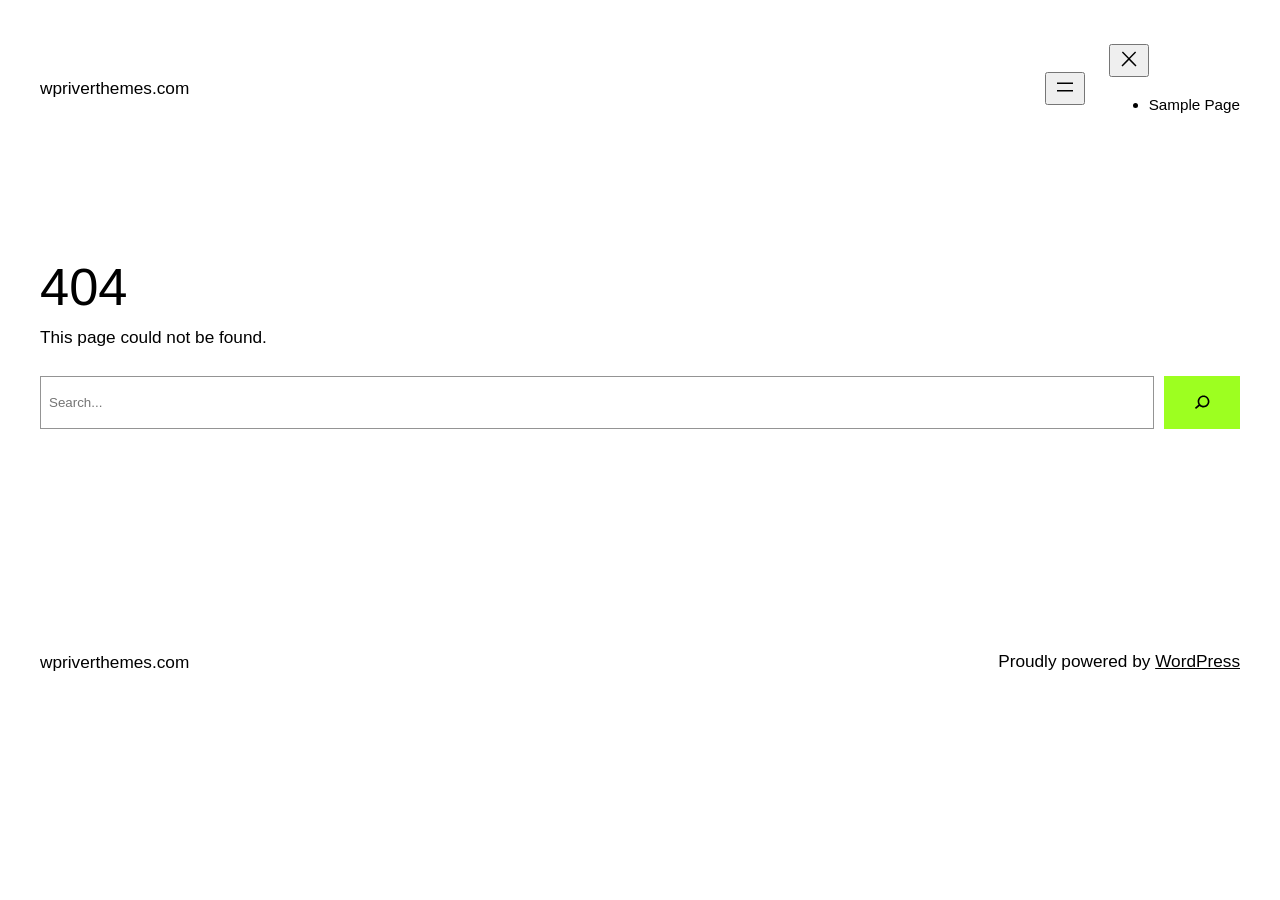
<file: assets/css/owl.video.play.html>
<!DOCTYPE html>
<html lang="en-US">
<head>
	<meta charset="UTF-8" />
	<meta name="viewport" content="width=device-width, initial-scale=1" />
<meta name='robots' content='max-image-preview:large' />
<title>Page not found &#8211; wpriverthemes.com</title>
<link rel="alternate" type="application/rss+xml" title="wpriverthemes.com &raquo; Feed" href="https://wpriverthemes.com/feed/" />
<link rel="alternate" type="application/rss+xml" title="wpriverthemes.com &raquo; Comments Feed" href="https://wpriverthemes.com/comments/feed/" />
<script>
window._wpemojiSettings = {"baseUrl":"https:\/\/s.w.org\/images\/core\/emoji\/14.0.0\/72x72\/","ext":".png","svgUrl":"https:\/\/s.w.org\/images\/core\/emoji\/14.0.0\/svg\/","svgExt":".svg","source":{"concatemoji":"https:\/\/wpriverthemes.com\/wp-includes\/js\/wp-emoji-release.min.js?ver=6.2.2"}};
/*! This file is auto-generated */
!function(e,a,t){var n,r,o,i=a.createElement("canvas"),p=i.getContext&&i.getContext("2d");function s(e,t){p.clearRect(0,0,i.width,i.height),p.fillText(e,0,0);e=i.toDataURL();return p.clearRect(0,0,i.width,i.height),p.fillText(t,0,0),e===i.toDataURL()}function c(e){var t=a.createElement("script");t.src=e,t.defer=t.type="text/javascript",a.getElementsByTagName("head")[0].appendChild(t)}for(o=Array("flag","emoji"),t.supports={everything:!0,everythingExceptFlag:!0},r=0;r<o.length;r++)t.supports[o[r]]=function(e){if(p&&p.fillText)switch(p.textBaseline="top",p.font="600 32px Arial",e){case"flag":return s("\ud83c\udff3\ufe0f\u200d\u26a7\ufe0f","\ud83c\udff3\ufe0f\u200b\u26a7\ufe0f")?!1:!s("\ud83c\uddfa\ud83c\uddf3","\ud83c\uddfa\u200b\ud83c\uddf3")&&!s("\ud83c\udff4\udb40\udc67\udb40\udc62\udb40\udc65\udb40\udc6e\udb40\udc67\udb40\udc7f","\ud83c\udff4\u200b\udb40\udc67\u200b\udb40\udc62\u200b\udb40\udc65\u200b\udb40\udc6e\u200b\udb40\udc67\u200b\udb40\udc7f");case"emoji":return!s("\ud83e\udef1\ud83c\udffb\u200d\ud83e\udef2\ud83c\udfff","\ud83e\udef1\ud83c\udffb\u200b\ud83e\udef2\ud83c\udfff")}return!1}(o[r]),t.supports.everything=t.supports.everything&&t.supports[o[r]],"flag"!==o[r]&&(t.supports.everythingExceptFlag=t.supports.everythingExceptFlag&&t.supports[o[r]]);t.supports.everythingExceptFlag=t.supports.everythingExceptFlag&&!t.supports.flag,t.DOMReady=!1,t.readyCallback=function(){t.DOMReady=!0},t.supports.everything||(n=function(){t.readyCallback()},a.addEventListener?(a.addEventListener("DOMContentLoaded",n,!1),e.addEventListener("load",n,!1)):(e.attachEvent("onload",n),a.attachEvent("onreadystatechange",function(){"complete"===a.readyState&&t.readyCallback()})),(e=t.source||{}).concatemoji?c(e.concatemoji):e.wpemoji&&e.twemoji&&(c(e.twemoji),c(e.wpemoji)))}(window,document,window._wpemojiSettings);
</script>
<style>
img.wp-smiley,
img.emoji {
	display: inline !important;
	border: none !important;
	box-shadow: none !important;
	height: 1em !important;
	width: 1em !important;
	margin: 0 0.07em !important;
	vertical-align: -0.1em !important;
	background: none !important;
	padding: 0 !important;
}
</style>
	<style id='wp-block-site-title-inline-css'>
.wp-block-site-title a{color:inherit}
.wp-block-site-title{font-size: var(--wp--preset--font-size--medium);font-weight: normal;line-height: 1.4;}
.wp-block-site-title a:where(:not(.wp-element-button)){text-decoration: none;}
.wp-block-site-title a:where(:not(.wp-element-button)):hover{text-decoration: underline;}
.wp-block-site-title a:where(:not(.wp-element-button)):focus{text-decoration: underline dashed;}
.wp-block-site-title a:where(:not(.wp-element-button)):active{color: var(--wp--preset--color--secondary);text-decoration: none;}
</style>
<style id='wp-block-page-list-inline-css'>
.wp-block-navigation .wp-block-page-list{align-items:var(--navigation-layout-align,initial);background-color:inherit;display:flex;flex-direction:var(--navigation-layout-direction,initial);flex-wrap:var(--navigation-layout-wrap,wrap);justify-content:var(--navigation-layout-justify,initial)}.wp-block-navigation .wp-block-navigation-item{background-color:inherit}
</style>
<link rel='stylesheet' id='wp-block-navigation-css' href='https://wpriverthemes.com/wp-includes/blocks/navigation/style.min.css?ver=6.2.2' media='all' />
<style id='wp-block-navigation-inline-css'>
.wp-block-navigation{font-size: var(--wp--preset--font-size--small);}
.wp-block-navigation a:where(:not(.wp-element-button)){color: inherit;text-decoration: none;}
.wp-block-navigation a:where(:not(.wp-element-button)):hover{text-decoration: underline;}
.wp-block-navigation a:where(:not(.wp-element-button)):focus{text-decoration: underline dashed;}
.wp-block-navigation a:where(:not(.wp-element-button)):active{text-decoration: none;}
</style>
<style id='wp-block-group-inline-css'>
.wp-block-group{box-sizing:border-box}
</style>
<style id='wp-block-spacer-inline-css'>
.wp-block-spacer{clear:both}
</style>
<style id='wp-block-heading-inline-css'>
h1.has-background,h2.has-background,h3.has-background,h4.has-background,h5.has-background,h6.has-background{padding:1.25em 2.375em}
</style>
<style id='wp-block-paragraph-inline-css'>
.is-small-text{font-size:.875em}.is-regular-text{font-size:1em}.is-large-text{font-size:2.25em}.is-larger-text{font-size:3em}.has-drop-cap:not(:focus):first-letter{float:left;font-size:8.4em;font-style:normal;font-weight:100;line-height:.68;margin:.05em .1em 0 0;text-transform:uppercase}body.rtl .has-drop-cap:not(:focus):first-letter{float:none;margin-left:.1em}p.has-drop-cap.has-background{overflow:hidden}p.has-background{padding:1.25em 2.375em}:where(p.has-text-color:not(.has-link-color)) a{color:inherit}
</style>
<style id='wp-block-search-inline-css'>
.wp-block-search__button{margin-left:.625em;word-break:normal}.wp-block-search__button.has-icon{line-height:0}.wp-block-search__button svg{fill:currentColor;min-height:1.5em;min-width:1.5em;vertical-align:text-bottom}:where(.wp-block-search__button){border:1px solid #ccc;padding:.375em .625em}.wp-block-search__inside-wrapper{display:flex;flex:auto;flex-wrap:nowrap;max-width:100%}.wp-block-search__label{width:100%}.wp-block-search__input{border:1px solid #949494;flex-grow:1;margin-left:0;margin-right:0;min-width:3em;padding:8px;text-decoration:unset!important}.wp-block-search.wp-block-search__button-only .wp-block-search__button{margin-left:0}:where(.wp-block-search__button-inside .wp-block-search__inside-wrapper){border:1px solid #949494;padding:4px}:where(.wp-block-search__button-inside .wp-block-search__inside-wrapper) .wp-block-search__input{border:none;border-radius:0;padding:0 0 0 .25em}:where(.wp-block-search__button-inside .wp-block-search__inside-wrapper) .wp-block-search__input:focus{outline:none}:where(.wp-block-search__button-inside .wp-block-search__inside-wrapper) :where(.wp-block-search__button){padding:.125em .5em}.wp-block-search.aligncenter .wp-block-search__inside-wrapper{margin:auto}
</style>
<style id='wp-block-library-inline-css'>
:root{--wp-admin-theme-color:#007cba;--wp-admin-theme-color--rgb:0,124,186;--wp-admin-theme-color-darker-10:#006ba1;--wp-admin-theme-color-darker-10--rgb:0,107,161;--wp-admin-theme-color-darker-20:#005a87;--wp-admin-theme-color-darker-20--rgb:0,90,135;--wp-admin-border-width-focus:2px;--wp-block-synced-color:#7a00df;--wp-block-synced-color--rgb:122,0,223}@media (-webkit-min-device-pixel-ratio:2),(min-resolution:192dpi){:root{--wp-admin-border-width-focus:1.5px}}.wp-element-button{cursor:pointer}:root{--wp--preset--font-size--normal:16px;--wp--preset--font-size--huge:42px}:root .has-very-light-gray-background-color{background-color:#eee}:root .has-very-dark-gray-background-color{background-color:#313131}:root .has-very-light-gray-color{color:#eee}:root .has-very-dark-gray-color{color:#313131}:root .has-vivid-green-cyan-to-vivid-cyan-blue-gradient-background{background:linear-gradient(135deg,#00d084,#0693e3)}:root .has-purple-crush-gradient-background{background:linear-gradient(135deg,#34e2e4,#4721fb 50%,#ab1dfe)}:root .has-hazy-dawn-gradient-background{background:linear-gradient(135deg,#faaca8,#dad0ec)}:root .has-subdued-olive-gradient-background{background:linear-gradient(135deg,#fafae1,#67a671)}:root .has-atomic-cream-gradient-background{background:linear-gradient(135deg,#fdd79a,#004a59)}:root .has-nightshade-gradient-background{background:linear-gradient(135deg,#330968,#31cdcf)}:root .has-midnight-gradient-background{background:linear-gradient(135deg,#020381,#2874fc)}.has-regular-font-size{font-size:1em}.has-larger-font-size{font-size:2.625em}.has-normal-font-size{font-size:var(--wp--preset--font-size--normal)}.has-huge-font-size{font-size:var(--wp--preset--font-size--huge)}.has-text-align-center{text-align:center}.has-text-align-left{text-align:left}.has-text-align-right{text-align:right}#end-resizable-editor-section{display:none}.aligncenter{clear:both}.items-justified-left{justify-content:flex-start}.items-justified-center{justify-content:center}.items-justified-right{justify-content:flex-end}.items-justified-space-between{justify-content:space-between}.screen-reader-text{clip:rect(1px,1px,1px,1px);word-wrap:normal!important;border:0;-webkit-clip-path:inset(50%);clip-path:inset(50%);height:1px;margin:-1px;overflow:hidden;padding:0;position:absolute;width:1px}.screen-reader-text:focus{clip:auto!important;background-color:#ddd;-webkit-clip-path:none;clip-path:none;color:#444;display:block;font-size:1em;height:auto;left:5px;line-height:normal;padding:15px 23px 14px;text-decoration:none;top:5px;width:auto;z-index:100000}html :where(.has-border-color){border-style:solid}html :where([style*=border-top-color]){border-top-style:solid}html :where([style*=border-right-color]){border-right-style:solid}html :where([style*=border-bottom-color]){border-bottom-style:solid}html :where([style*=border-left-color]){border-left-style:solid}html :where([style*=border-width]){border-style:solid}html :where([style*=border-top-width]){border-top-style:solid}html :where([style*=border-right-width]){border-right-style:solid}html :where([style*=border-bottom-width]){border-bottom-style:solid}html :where([style*=border-left-width]){border-left-style:solid}html :where(img[class*=wp-image-]){height:auto;max-width:100%}figure{margin:0 0 1em}html :where(.is-position-sticky){--wp-admin--admin-bar--position-offset:var(--wp-admin--admin-bar--height,0px)}@media screen and (max-width:600px){html :where(.is-position-sticky){--wp-admin--admin-bar--position-offset:0px}}
</style>
<style id='global-styles-inline-css'>
body{--wp--preset--color--black: #000000;--wp--preset--color--cyan-bluish-gray: #abb8c3;--wp--preset--color--white: #ffffff;--wp--preset--color--pale-pink: #f78da7;--wp--preset--color--vivid-red: #cf2e2e;--wp--preset--color--luminous-vivid-orange: #ff6900;--wp--preset--color--luminous-vivid-amber: #fcb900;--wp--preset--color--light-green-cyan: #7bdcb5;--wp--preset--color--vivid-green-cyan: #00d084;--wp--preset--color--pale-cyan-blue: #8ed1fc;--wp--preset--color--vivid-cyan-blue: #0693e3;--wp--preset--color--vivid-purple: #9b51e0;--wp--preset--color--base: #ffffff;--wp--preset--color--contrast: #000000;--wp--preset--color--primary: #9DFF20;--wp--preset--color--secondary: #345C00;--wp--preset--color--tertiary: #F6F6F6;--wp--preset--gradient--vivid-cyan-blue-to-vivid-purple: linear-gradient(135deg,rgba(6,147,227,1) 0%,rgb(155,81,224) 100%);--wp--preset--gradient--light-green-cyan-to-vivid-green-cyan: linear-gradient(135deg,rgb(122,220,180) 0%,rgb(0,208,130) 100%);--wp--preset--gradient--luminous-vivid-amber-to-luminous-vivid-orange: linear-gradient(135deg,rgba(252,185,0,1) 0%,rgba(255,105,0,1) 100%);--wp--preset--gradient--luminous-vivid-orange-to-vivid-red: linear-gradient(135deg,rgba(255,105,0,1) 0%,rgb(207,46,46) 100%);--wp--preset--gradient--very-light-gray-to-cyan-bluish-gray: linear-gradient(135deg,rgb(238,238,238) 0%,rgb(169,184,195) 100%);--wp--preset--gradient--cool-to-warm-spectrum: linear-gradient(135deg,rgb(74,234,220) 0%,rgb(151,120,209) 20%,rgb(207,42,186) 40%,rgb(238,44,130) 60%,rgb(251,105,98) 80%,rgb(254,248,76) 100%);--wp--preset--gradient--blush-light-purple: linear-gradient(135deg,rgb(255,206,236) 0%,rgb(152,150,240) 100%);--wp--preset--gradient--blush-bordeaux: linear-gradient(135deg,rgb(254,205,165) 0%,rgb(254,45,45) 50%,rgb(107,0,62) 100%);--wp--preset--gradient--luminous-dusk: linear-gradient(135deg,rgb(255,203,112) 0%,rgb(199,81,192) 50%,rgb(65,88,208) 100%);--wp--preset--gradient--pale-ocean: linear-gradient(135deg,rgb(255,245,203) 0%,rgb(182,227,212) 50%,rgb(51,167,181) 100%);--wp--preset--gradient--electric-grass: linear-gradient(135deg,rgb(202,248,128) 0%,rgb(113,206,126) 100%);--wp--preset--gradient--midnight: linear-gradient(135deg,rgb(2,3,129) 0%,rgb(40,116,252) 100%);--wp--preset--duotone--dark-grayscale: url('#wp-duotone-dark-grayscale');--wp--preset--duotone--grayscale: url('#wp-duotone-grayscale');--wp--preset--duotone--purple-yellow: url('#wp-duotone-purple-yellow');--wp--preset--duotone--blue-red: url('#wp-duotone-blue-red');--wp--preset--duotone--midnight: url('#wp-duotone-midnight');--wp--preset--duotone--magenta-yellow: url('#wp-duotone-magenta-yellow');--wp--preset--duotone--purple-green: url('#wp-duotone-purple-green');--wp--preset--duotone--blue-orange: url('#wp-duotone-blue-orange');--wp--preset--font-size--small: clamp(0.875rem, 0.875rem + ((1vw - 0.48rem) * 0.24), 1rem);--wp--preset--font-size--medium: clamp(1rem, 1rem + ((1vw - 0.48rem) * 0.24), 1.125rem);--wp--preset--font-size--large: clamp(1.75rem, 1.75rem + ((1vw - 0.48rem) * 0.24), 1.875rem);--wp--preset--font-size--x-large: 2.25rem;--wp--preset--font-size--xx-large: clamp(4rem, 4rem + ((1vw - 0.48rem) * 11.538), 10rem);--wp--preset--font-family--dm-sans: "DM Sans", sans-serif;--wp--preset--font-family--ibm-plex-mono: 'IBM Plex Mono', monospace;--wp--preset--font-family--inter: "Inter", sans-serif;--wp--preset--font-family--system-font: -apple-system,BlinkMacSystemFont,"Segoe UI",Roboto,Oxygen-Sans,Ubuntu,Cantarell,"Helvetica Neue",sans-serif;--wp--preset--font-family--source-serif-pro: "Source Serif Pro", serif;--wp--preset--spacing--30: clamp(1.5rem, 5vw, 2rem);--wp--preset--spacing--40: clamp(1.8rem, 1.8rem + ((1vw - 0.48rem) * 2.885), 3rem);--wp--preset--spacing--50: clamp(2.5rem, 8vw, 4.5rem);--wp--preset--spacing--60: clamp(3.75rem, 10vw, 7rem);--wp--preset--spacing--70: clamp(5rem, 5.25rem + ((1vw - 0.48rem) * 9.096), 8rem);--wp--preset--spacing--80: clamp(7rem, 14vw, 11rem);--wp--preset--shadow--natural: 6px 6px 9px rgba(0, 0, 0, 0.2);--wp--preset--shadow--deep: 12px 12px 50px rgba(0, 0, 0, 0.4);--wp--preset--shadow--sharp: 6px 6px 0px rgba(0, 0, 0, 0.2);--wp--preset--shadow--outlined: 6px 6px 0px -3px rgba(255, 255, 255, 1), 6px 6px rgba(0, 0, 0, 1);--wp--preset--shadow--crisp: 6px 6px 0px rgba(0, 0, 0, 1);}body { margin: 0;--wp--style--global--content-size: 650px;--wp--style--global--wide-size: 1200px; }.wp-site-blocks { padding-top: var(--wp--style--root--padding-top); padding-bottom: var(--wp--style--root--padding-bottom); }.has-global-padding { padding-right: var(--wp--style--root--padding-right); padding-left: var(--wp--style--root--padding-left); }.has-global-padding :where(.has-global-padding) { padding-right: 0; padding-left: 0; }.has-global-padding > .alignfull { margin-right: calc(var(--wp--style--root--padding-right) * -1); margin-left: calc(var(--wp--style--root--padding-left) * -1); }.has-global-padding :where(.has-global-padding) > .alignfull { margin-right: 0; margin-left: 0; }.has-global-padding > .alignfull:where(:not(.has-global-padding)) > :where([class*="wp-block-"]:not(.alignfull):not([class*="__"]),p,h1,h2,h3,h4,h5,h6,ul,ol) { padding-right: var(--wp--style--root--padding-right); padding-left: var(--wp--style--root--padding-left); }.has-global-padding :where(.has-global-padding) > .alignfull:where(:not(.has-global-padding)) > :where([class*="wp-block-"]:not(.alignfull):not([class*="__"]),p,h1,h2,h3,h4,h5,h6,ul,ol) { padding-right: 0; padding-left: 0; }.wp-site-blocks > .alignleft { float: left; margin-right: 2em; }.wp-site-blocks > .alignright { float: right; margin-left: 2em; }.wp-site-blocks > .aligncenter { justify-content: center; margin-left: auto; margin-right: auto; }.wp-site-blocks > * { margin-block-start: 0; margin-block-end: 0; }.wp-site-blocks > * + * { margin-block-start: 1.5rem; }body { --wp--style--block-gap: 1.5rem; }body .is-layout-flow > *{margin-block-start: 0;margin-block-end: 0;}body .is-layout-flow > * + *{margin-block-start: 1.5rem;margin-block-end: 0;}body .is-layout-constrained > *{margin-block-start: 0;margin-block-end: 0;}body .is-layout-constrained > * + *{margin-block-start: 1.5rem;margin-block-end: 0;}body .is-layout-flex{gap: 1.5rem;}body .is-layout-flow > .alignleft{float: left;margin-inline-start: 0;margin-inline-end: 2em;}body .is-layout-flow > .alignright{float: right;margin-inline-start: 2em;margin-inline-end: 0;}body .is-layout-flow > .aligncenter{margin-left: auto !important;margin-right: auto !important;}body .is-layout-constrained > .alignleft{float: left;margin-inline-start: 0;margin-inline-end: 2em;}body .is-layout-constrained > .alignright{float: right;margin-inline-start: 2em;margin-inline-end: 0;}body .is-layout-constrained > .aligncenter{margin-left: auto !important;margin-right: auto !important;}body .is-layout-constrained > :where(:not(.alignleft):not(.alignright):not(.alignfull)){max-width: var(--wp--style--global--content-size);margin-left: auto !important;margin-right: auto !important;}body .is-layout-constrained > .alignwide{max-width: var(--wp--style--global--wide-size);}body .is-layout-flex{display: flex;}body .is-layout-flex{flex-wrap: wrap;align-items: center;}body .is-layout-flex > *{margin: 0;}body{background-color: var(--wp--preset--color--base);color: var(--wp--preset--color--contrast);font-family: var(--wp--preset--font-family--system-font);font-size: var(--wp--preset--font-size--medium);line-height: 1.6;--wp--style--root--padding-top: var(--wp--preset--spacing--40);--wp--style--root--padding-right: var(--wp--preset--spacing--30);--wp--style--root--padding-bottom: var(--wp--preset--spacing--40);--wp--style--root--padding-left: var(--wp--preset--spacing--30);}a:where(:not(.wp-element-button)){color: var(--wp--preset--color--contrast);text-decoration: underline;}a:where(:not(.wp-element-button)):hover{text-decoration: none;}a:where(:not(.wp-element-button)):focus{text-decoration: underline dashed;}a:where(:not(.wp-element-button)):active{color: var(--wp--preset--color--secondary);text-decoration: none;}h1, h2, h3, h4, h5, h6{font-weight: 400;line-height: 1.4;}h1{font-size: clamp(2.719rem, 2.719rem + ((1vw - 0.48rem) * 1.742), 3.625rem);line-height: 1.2;}h2{font-size: clamp(2.625rem, calc(2.625rem + ((1vw - 0.48rem) * 8.4135)), 3.25rem);line-height: 1.2;}h3{font-size: var(--wp--preset--font-size--x-large);}h4{font-size: var(--wp--preset--font-size--large);}h5{font-size: var(--wp--preset--font-size--medium);font-weight: 700;text-transform: uppercase;}h6{font-size: var(--wp--preset--font-size--medium);text-transform: uppercase;}.wp-element-button, .wp-block-button__link{background-color: var(--wp--preset--color--primary);border-radius: 0;border-width: 0;color: var(--wp--preset--color--contrast);font-family: inherit;font-size: inherit;line-height: inherit;padding: calc(0.667em + 2px) calc(1.333em + 2px);text-decoration: none;}.wp-element-button:visited, .wp-block-button__link:visited{color: var(--wp--preset--color--contrast);}.wp-element-button:hover, .wp-block-button__link:hover{background-color: var(--wp--preset--color--contrast);color: var(--wp--preset--color--base);}.wp-element-button:focus, .wp-block-button__link:focus{background-color: var(--wp--preset--color--contrast);color: var(--wp--preset--color--base);}.wp-element-button:active, .wp-block-button__link:active{background-color: var(--wp--preset--color--secondary);color: var(--wp--preset--color--base);}.has-black-color{color: var(--wp--preset--color--black) !important;}.has-cyan-bluish-gray-color{color: var(--wp--preset--color--cyan-bluish-gray) !important;}.has-white-color{color: var(--wp--preset--color--white) !important;}.has-pale-pink-color{color: var(--wp--preset--color--pale-pink) !important;}.has-vivid-red-color{color: var(--wp--preset--color--vivid-red) !important;}.has-luminous-vivid-orange-color{color: var(--wp--preset--color--luminous-vivid-orange) !important;}.has-luminous-vivid-amber-color{color: var(--wp--preset--color--luminous-vivid-amber) !important;}.has-light-green-cyan-color{color: var(--wp--preset--color--light-green-cyan) !important;}.has-vivid-green-cyan-color{color: var(--wp--preset--color--vivid-green-cyan) !important;}.has-pale-cyan-blue-color{color: var(--wp--preset--color--pale-cyan-blue) !important;}.has-vivid-cyan-blue-color{color: var(--wp--preset--color--vivid-cyan-blue) !important;}.has-vivid-purple-color{color: var(--wp--preset--color--vivid-purple) !important;}.has-base-color{color: var(--wp--preset--color--base) !important;}.has-contrast-color{color: var(--wp--preset--color--contrast) !important;}.has-primary-color{color: var(--wp--preset--color--primary) !important;}.has-secondary-color{color: var(--wp--preset--color--secondary) !important;}.has-tertiary-color{color: var(--wp--preset--color--tertiary) !important;}.has-black-background-color{background-color: var(--wp--preset--color--black) !important;}.has-cyan-bluish-gray-background-color{background-color: var(--wp--preset--color--cyan-bluish-gray) !important;}.has-white-background-color{background-color: var(--wp--preset--color--white) !important;}.has-pale-pink-background-color{background-color: var(--wp--preset--color--pale-pink) !important;}.has-vivid-red-background-color{background-color: var(--wp--preset--color--vivid-red) !important;}.has-luminous-vivid-orange-background-color{background-color: var(--wp--preset--color--luminous-vivid-orange) !important;}.has-luminous-vivid-amber-background-color{background-color: var(--wp--preset--color--luminous-vivid-amber) !important;}.has-light-green-cyan-background-color{background-color: var(--wp--preset--color--light-green-cyan) !important;}.has-vivid-green-cyan-background-color{background-color: var(--wp--preset--color--vivid-green-cyan) !important;}.has-pale-cyan-blue-background-color{background-color: var(--wp--preset--color--pale-cyan-blue) !important;}.has-vivid-cyan-blue-background-color{background-color: var(--wp--preset--color--vivid-cyan-blue) !important;}.has-vivid-purple-background-color{background-color: var(--wp--preset--color--vivid-purple) !important;}.has-base-background-color{background-color: var(--wp--preset--color--base) !important;}.has-contrast-background-color{background-color: var(--wp--preset--color--contrast) !important;}.has-primary-background-color{background-color: var(--wp--preset--color--primary) !important;}.has-secondary-background-color{background-color: var(--wp--preset--color--secondary) !important;}.has-tertiary-background-color{background-color: var(--wp--preset--color--tertiary) !important;}.has-black-border-color{border-color: var(--wp--preset--color--black) !important;}.has-cyan-bluish-gray-border-color{border-color: var(--wp--preset--color--cyan-bluish-gray) !important;}.has-white-border-color{border-color: var(--wp--preset--color--white) !important;}.has-pale-pink-border-color{border-color: var(--wp--preset--color--pale-pink) !important;}.has-vivid-red-border-color{border-color: var(--wp--preset--color--vivid-red) !important;}.has-luminous-vivid-orange-border-color{border-color: var(--wp--preset--color--luminous-vivid-orange) !important;}.has-luminous-vivid-amber-border-color{border-color: var(--wp--preset--color--luminous-vivid-amber) !important;}.has-light-green-cyan-border-color{border-color: var(--wp--preset--color--light-green-cyan) !important;}.has-vivid-green-cyan-border-color{border-color: var(--wp--preset--color--vivid-green-cyan) !important;}.has-pale-cyan-blue-border-color{border-color: var(--wp--preset--color--pale-cyan-blue) !important;}.has-vivid-cyan-blue-border-color{border-color: var(--wp--preset--color--vivid-cyan-blue) !important;}.has-vivid-purple-border-color{border-color: var(--wp--preset--color--vivid-purple) !important;}.has-base-border-color{border-color: var(--wp--preset--color--base) !important;}.has-contrast-border-color{border-color: var(--wp--preset--color--contrast) !important;}.has-primary-border-color{border-color: var(--wp--preset--color--primary) !important;}.has-secondary-border-color{border-color: var(--wp--preset--color--secondary) !important;}.has-tertiary-border-color{border-color: var(--wp--preset--color--tertiary) !important;}.has-vivid-cyan-blue-to-vivid-purple-gradient-background{background: var(--wp--preset--gradient--vivid-cyan-blue-to-vivid-purple) !important;}.has-light-green-cyan-to-vivid-green-cyan-gradient-background{background: var(--wp--preset--gradient--light-green-cyan-to-vivid-green-cyan) !important;}.has-luminous-vivid-amber-to-luminous-vivid-orange-gradient-background{background: var(--wp--preset--gradient--luminous-vivid-amber-to-luminous-vivid-orange) !important;}.has-luminous-vivid-orange-to-vivid-red-gradient-background{background: var(--wp--preset--gradient--luminous-vivid-orange-to-vivid-red) !important;}.has-very-light-gray-to-cyan-bluish-gray-gradient-background{background: var(--wp--preset--gradient--very-light-gray-to-cyan-bluish-gray) !important;}.has-cool-to-warm-spectrum-gradient-background{background: var(--wp--preset--gradient--cool-to-warm-spectrum) !important;}.has-blush-light-purple-gradient-background{background: var(--wp--preset--gradient--blush-light-purple) !important;}.has-blush-bordeaux-gradient-background{background: var(--wp--preset--gradient--blush-bordeaux) !important;}.has-luminous-dusk-gradient-background{background: var(--wp--preset--gradient--luminous-dusk) !important;}.has-pale-ocean-gradient-background{background: var(--wp--preset--gradient--pale-ocean) !important;}.has-electric-grass-gradient-background{background: var(--wp--preset--gradient--electric-grass) !important;}.has-midnight-gradient-background{background: var(--wp--preset--gradient--midnight) !important;}.has-small-font-size{font-size: var(--wp--preset--font-size--small) !important;}.has-medium-font-size{font-size: var(--wp--preset--font-size--medium) !important;}.has-large-font-size{font-size: var(--wp--preset--font-size--large) !important;}.has-x-large-font-size{font-size: var(--wp--preset--font-size--x-large) !important;}.has-xx-large-font-size{font-size: var(--wp--preset--font-size--xx-large) !important;}.has-dm-sans-font-family{font-family: var(--wp--preset--font-family--dm-sans) !important;}.has-ibm-plex-mono-font-family{font-family: var(--wp--preset--font-family--ibm-plex-mono) !important;}.has-inter-font-family{font-family: var(--wp--preset--font-family--inter) !important;}.has-system-font-font-family{font-family: var(--wp--preset--font-family--system-font) !important;}.has-source-serif-pro-font-family{font-family: var(--wp--preset--font-family--source-serif-pro) !important;}
</style>
<style id='core-block-supports-inline-css'>
.wp-container-2.wp-container-2{justify-content:flex-end;}.wp-container-3.wp-container-3,.wp-container-8.wp-container-8{justify-content:space-between;}
</style>
<style id='wp-webfonts-inline-css'>
@font-face{font-family:"DM Sans";font-style:normal;font-weight:400;font-display:fallback;src:url('/wp-content/themes/twentytwentythree/assets/fonts/dm-sans/DMSans-Regular.woff2') format('woff2');font-stretch:normal;}@font-face{font-family:"DM Sans";font-style:italic;font-weight:400;font-display:fallback;src:url('/wp-content/themes/twentytwentythree/assets/fonts/dm-sans/DMSans-Regular-Italic.woff2') format('woff2');font-stretch:normal;}@font-face{font-family:"DM Sans";font-style:normal;font-weight:700;font-display:fallback;src:url('/wp-content/themes/twentytwentythree/assets/fonts/dm-sans/DMSans-Bold.woff2') format('woff2');font-stretch:normal;}@font-face{font-family:"DM Sans";font-style:italic;font-weight:700;font-display:fallback;src:url('/wp-content/themes/twentytwentythree/assets/fonts/dm-sans/DMSans-Bold-Italic.woff2') format('woff2');font-stretch:normal;}@font-face{font-family:"IBM Plex Mono";font-style:normal;font-weight:300;font-display:block;src:url('/wp-content/themes/twentytwentythree/assets/fonts/ibm-plex-mono/IBMPlexMono-Light.woff2') format('woff2');font-stretch:normal;}@font-face{font-family:"IBM Plex Mono";font-style:normal;font-weight:400;font-display:block;src:url('/wp-content/themes/twentytwentythree/assets/fonts/ibm-plex-mono/IBMPlexMono-Regular.woff2') format('woff2');font-stretch:normal;}@font-face{font-family:"IBM Plex Mono";font-style:italic;font-weight:400;font-display:block;src:url('/wp-content/themes/twentytwentythree/assets/fonts/ibm-plex-mono/IBMPlexMono-Italic.woff2') format('woff2');font-stretch:normal;}@font-face{font-family:"IBM Plex Mono";font-style:normal;font-weight:700;font-display:block;src:url('/wp-content/themes/twentytwentythree/assets/fonts/ibm-plex-mono/IBMPlexMono-Bold.woff2') format('woff2');font-stretch:normal;}@font-face{font-family:Inter;font-style:normal;font-weight:200 900;font-display:fallback;src:url('/wp-content/themes/twentytwentythree/assets/fonts/inter/Inter-VariableFont_slnt,wght.ttf') format('truetype');font-stretch:normal;}@font-face{font-family:"Source Serif Pro";font-style:normal;font-weight:200 900;font-display:fallback;src:url('/wp-content/themes/twentytwentythree/assets/fonts/source-serif-pro/SourceSerif4Variable-Roman.ttf.woff2') format('woff2');font-stretch:normal;}@font-face{font-family:"Source Serif Pro";font-style:italic;font-weight:200 900;font-display:fallback;src:url('/wp-content/themes/twentytwentythree/assets/fonts/source-serif-pro/SourceSerif4Variable-Italic.ttf.woff2') format('woff2');font-stretch:normal;}
</style>
<script src='https://wpriverthemes.com/wp-includes/blocks/navigation/view.min.js?ver=c24330f635f5cb9d5e0e' id='wp-block-navigation-view-js'></script>
<script src='https://wpriverthemes.com/wp-includes/blocks/navigation/view-modal.min.js?ver=f51363b18f0497ec84da' id='wp-block-navigation-view-2-js'></script>
<link rel="https://api.w.org/" href="https://wpriverthemes.com/wp-json/" /><link rel="EditURI" type="application/rsd+xml" title="RSD" href="https://wpriverthemes.com/xmlrpc.php?rsd" />
<link rel="wlwmanifest" type="application/wlwmanifest+xml" href="https://wpriverthemes.com/wp-includes/wlwmanifest.xml" />
<meta name="generator" content="WordPress 6.2.2" />
</head>

<body class="error404 wp-embed-responsive">
<svg xmlns="http://www.w3.org/2000/svg" viewBox="0 0 0 0" width="0" height="0" focusable="false" role="none" style="visibility: hidden; position: absolute; left: -9999px; overflow: hidden;" ><defs><filter id="wp-duotone-dark-grayscale"><feColorMatrix color-interpolation-filters="sRGB" type="matrix" values=" .299 .587 .114 0 0 .299 .587 .114 0 0 .299 .587 .114 0 0 .299 .587 .114 0 0 " /><feComponentTransfer color-interpolation-filters="sRGB" ><feFuncR type="table" tableValues="0 0.49803921568627" /><feFuncG type="table" tableValues="0 0.49803921568627" /><feFuncB type="table" tableValues="0 0.49803921568627" /><feFuncA type="table" tableValues="1 1" /></feComponentTransfer><feComposite in2="SourceGraphic" operator="in" /></filter></defs></svg><svg xmlns="http://www.w3.org/2000/svg" viewBox="0 0 0 0" width="0" height="0" focusable="false" role="none" style="visibility: hidden; position: absolute; left: -9999px; overflow: hidden;" ><defs><filter id="wp-duotone-grayscale"><feColorMatrix color-interpolation-filters="sRGB" type="matrix" values=" .299 .587 .114 0 0 .299 .587 .114 0 0 .299 .587 .114 0 0 .299 .587 .114 0 0 " /><feComponentTransfer color-interpolation-filters="sRGB" ><feFuncR type="table" tableValues="0 1" /><feFuncG type="table" tableValues="0 1" /><feFuncB type="table" tableValues="0 1" /><feFuncA type="table" tableValues="1 1" /></feComponentTransfer><feComposite in2="SourceGraphic" operator="in" /></filter></defs></svg><svg xmlns="http://www.w3.org/2000/svg" viewBox="0 0 0 0" width="0" height="0" focusable="false" role="none" style="visibility: hidden; position: absolute; left: -9999px; overflow: hidden;" ><defs><filter id="wp-duotone-purple-yellow"><feColorMatrix color-interpolation-filters="sRGB" type="matrix" values=" .299 .587 .114 0 0 .299 .587 .114 0 0 .299 .587 .114 0 0 .299 .587 .114 0 0 " /><feComponentTransfer color-interpolation-filters="sRGB" ><feFuncR type="table" tableValues="0.54901960784314 0.98823529411765" /><feFuncG type="table" tableValues="0 1" /><feFuncB type="table" tableValues="0.71764705882353 0.25490196078431" /><feFuncA type="table" tableValues="1 1" /></feComponentTransfer><feComposite in2="SourceGraphic" operator="in" /></filter></defs></svg><svg xmlns="http://www.w3.org/2000/svg" viewBox="0 0 0 0" width="0" height="0" focusable="false" role="none" style="visibility: hidden; position: absolute; left: -9999px; overflow: hidden;" ><defs><filter id="wp-duotone-blue-red"><feColorMatrix color-interpolation-filters="sRGB" type="matrix" values=" .299 .587 .114 0 0 .299 .587 .114 0 0 .299 .587 .114 0 0 .299 .587 .114 0 0 " /><feComponentTransfer color-interpolation-filters="sRGB" ><feFuncR type="table" tableValues="0 1" /><feFuncG type="table" tableValues="0 0.27843137254902" /><feFuncB type="table" tableValues="0.5921568627451 0.27843137254902" /><feFuncA type="table" tableValues="1 1" /></feComponentTransfer><feComposite in2="SourceGraphic" operator="in" /></filter></defs></svg><svg xmlns="http://www.w3.org/2000/svg" viewBox="0 0 0 0" width="0" height="0" focusable="false" role="none" style="visibility: hidden; position: absolute; left: -9999px; overflow: hidden;" ><defs><filter id="wp-duotone-midnight"><feColorMatrix color-interpolation-filters="sRGB" type="matrix" values=" .299 .587 .114 0 0 .299 .587 .114 0 0 .299 .587 .114 0 0 .299 .587 .114 0 0 " /><feComponentTransfer color-interpolation-filters="sRGB" ><feFuncR type="table" tableValues="0 0" /><feFuncG type="table" tableValues="0 0.64705882352941" /><feFuncB type="table" tableValues="0 1" /><feFuncA type="table" tableValues="1 1" /></feComponentTransfer><feComposite in2="SourceGraphic" operator="in" /></filter></defs></svg><svg xmlns="http://www.w3.org/2000/svg" viewBox="0 0 0 0" width="0" height="0" focusable="false" role="none" style="visibility: hidden; position: absolute; left: -9999px; overflow: hidden;" ><defs><filter id="wp-duotone-magenta-yellow"><feColorMatrix color-interpolation-filters="sRGB" type="matrix" values=" .299 .587 .114 0 0 .299 .587 .114 0 0 .299 .587 .114 0 0 .299 .587 .114 0 0 " /><feComponentTransfer color-interpolation-filters="sRGB" ><feFuncR type="table" tableValues="0.78039215686275 1" /><feFuncG type="table" tableValues="0 0.94901960784314" /><feFuncB type="table" tableValues="0.35294117647059 0.47058823529412" /><feFuncA type="table" tableValues="1 1" /></feComponentTransfer><feComposite in2="SourceGraphic" operator="in" /></filter></defs></svg><svg xmlns="http://www.w3.org/2000/svg" viewBox="0 0 0 0" width="0" height="0" focusable="false" role="none" style="visibility: hidden; position: absolute; left: -9999px; overflow: hidden;" ><defs><filter id="wp-duotone-purple-green"><feColorMatrix color-interpolation-filters="sRGB" type="matrix" values=" .299 .587 .114 0 0 .299 .587 .114 0 0 .299 .587 .114 0 0 .299 .587 .114 0 0 " /><feComponentTransfer color-interpolation-filters="sRGB" ><feFuncR type="table" tableValues="0.65098039215686 0.40392156862745" /><feFuncG type="table" tableValues="0 1" /><feFuncB type="table" tableValues="0.44705882352941 0.4" /><feFuncA type="table" tableValues="1 1" /></feComponentTransfer><feComposite in2="SourceGraphic" operator="in" /></filter></defs></svg><svg xmlns="http://www.w3.org/2000/svg" viewBox="0 0 0 0" width="0" height="0" focusable="false" role="none" style="visibility: hidden; position: absolute; left: -9999px; overflow: hidden;" ><defs><filter id="wp-duotone-blue-orange"><feColorMatrix color-interpolation-filters="sRGB" type="matrix" values=" .299 .587 .114 0 0 .299 .587 .114 0 0 .299 .587 .114 0 0 .299 .587 .114 0 0 " /><feComponentTransfer color-interpolation-filters="sRGB" ><feFuncR type="table" tableValues="0.098039215686275 1" /><feFuncG type="table" tableValues="0 0.66274509803922" /><feFuncB type="table" tableValues="0.84705882352941 0.41960784313725" /><feFuncA type="table" tableValues="1 1" /></feComponentTransfer><feComposite in2="SourceGraphic" operator="in" /></filter></defs></svg>
<div class="wp-site-blocks"><header class="wp-block-template-part">
<div class="wp-block-group has-global-padding is-layout-constrained">
	
	<div class="wp-block-group alignwide is-content-justification-space-between is-layout-flex wp-container-3" style="padding-bottom:var(--wp--preset--spacing--40)">
		<p class="wp-block-site-title"><a href="https://wpriverthemes.com" target="_self" rel="home">wpriverthemes.com</a></p>
		<nav class="is-responsive items-justified-right is-fallback wp-block-navigation is-content-justification-right is-layout-flex wp-container-2" aria-label=""><button aria-haspopup="true" aria-label="Open menu" class="wp-block-navigation__responsive-container-open " data-micromodal-trigger="modal-1"><svg width="24" height="24" xmlns="http://www.w3.org/2000/svg" viewBox="0 0 24 24" aria-hidden="true" focusable="false"><rect x="4" y="7.5" width="16" height="1.5" /><rect x="4" y="15" width="16" height="1.5" /></svg></button>
			<div class="wp-block-navigation__responsive-container  " style="" id="modal-1">
				<div class="wp-block-navigation__responsive-close" tabindex="-1" data-micromodal-close>
					<div class="wp-block-navigation__responsive-dialog" aria-label="Menu">
							<button aria-label="Close menu" data-micromodal-close class="wp-block-navigation__responsive-container-close"><svg xmlns="http://www.w3.org/2000/svg" viewBox="0 0 24 24" width="24" height="24" aria-hidden="true" focusable="false"><path d="M13 11.8l6.1-6.3-1-1-6.1 6.2-6.1-6.2-1 1 6.1 6.3-6.5 6.7 1 1 6.5-6.6 6.5 6.6 1-1z"></path></svg></button>
						<div class="wp-block-navigation__responsive-container-content" id="modal-1-content">
							<ul class="wp-block-page-list"><li class="wp-block-pages-list__item wp-block-navigation-item open-on-hover-click"><a class="wp-block-pages-list__item__link wp-block-navigation-item__content" href="https://wpriverthemes.com/sample-page/">Sample Page</a></li></ul>
						</div>
					</div>
				</div>
			</div></nav>
	</div>
	
</div>

</header>


<main class="wp-block-group has-global-padding is-layout-constrained">
	
<div style="height:var(--wp--preset--spacing--30)" aria-hidden="true" class="wp-block-spacer"></div>



<h1 class="alignwide wp-block-heading">404</h1>



<div class="wp-block-group alignwide is-layout-flow" style="margin-top:5px">
	
	<p>This page could not be found.</p>
	

	<form role="search" method="get" action="https://wpriverthemes.com/" class="wp-block-search__button-outside wp-block-search__icon-button aligncenter wp-block-search"><label for="wp-block-search__input-5" class="wp-block-search__label screen-reader-text">Search</label><div class="wp-block-search__inside-wrapper "  style="width: 100%"><input type="search" id="wp-block-search__input-5" class="wp-block-search__input" name="s" value="" placeholder="Search..."  required /><button type="submit" class="wp-block-search__button has-icon wp-element-button"  aria-label="Search"><svg class="search-icon" viewBox="0 0 24 24" width="24" height="24">
					<path d="M13.5 6C10.5 6 8 8.5 8 11.5c0 1.1.3 2.1.9 3l-3.4 3 1 1.1 3.4-2.9c1 .9 2.2 1.4 3.6 1.4 3 0 5.5-2.5 5.5-5.5C19 8.5 16.5 6 13.5 6zm0 9.5c-2.2 0-4-1.8-4-4s1.8-4 4-4 4 1.8 4 4-1.8 4-4 4z"></path>
				</svg></button></div></form>
</div>



<div style="height:var(--wp--preset--spacing--70)" aria-hidden="true" class="wp-block-spacer"></div>


</main>


<footer class="wp-block-template-part">
<div class="wp-block-group has-global-padding is-layout-constrained">
	
	<div class="wp-block-group alignwide is-content-justification-space-between is-layout-flex wp-container-8" style="padding-top:var(--wp--preset--spacing--40)">
		<p class="wp-block-site-title"><a href="https://wpriverthemes.com" target="_self" rel="home">wpriverthemes.com</a></p>
		
		<p class="has-text-align-right">
		Proudly powered by <a href="https://wordpress.org" rel="nofollow">WordPress</a>		</p>
		
	</div>
	
</div>


</footer>
</div>

		<style id="skip-link-styles">
		.skip-link.screen-reader-text {
			border: 0;
			clip: rect(1px,1px,1px,1px);
			clip-path: inset(50%);
			height: 1px;
			margin: -1px;
			overflow: hidden;
			padding: 0;
			position: absolute !important;
			width: 1px;
			word-wrap: normal !important;
		}

		.skip-link.screen-reader-text:focus {
			background-color: #eee;
			clip: auto !important;
			clip-path: none;
			color: #444;
			display: block;
			font-size: 1em;
			height: auto;
			left: 5px;
			line-height: normal;
			padding: 15px 23px 14px;
			text-decoration: none;
			top: 5px;
			width: auto;
			z-index: 100000;
		}
	</style>
		<script>
	( function() {
		var skipLinkTarget = document.querySelector( 'main' ),
			sibling,
			skipLinkTargetID,
			skipLink;

		// Early exit if a skip-link target can't be located.
		if ( ! skipLinkTarget ) {
			return;
		}

		// Get the site wrapper.
		// The skip-link will be injected in the beginning of it.
		sibling = document.querySelector( '.wp-site-blocks' );

		// Early exit if the root element was not found.
		if ( ! sibling ) {
			return;
		}

		// Get the skip-link target's ID, and generate one if it doesn't exist.
		skipLinkTargetID = skipLinkTarget.id;
		if ( ! skipLinkTargetID ) {
			skipLinkTargetID = 'wp--skip-link--target';
			skipLinkTarget.id = skipLinkTargetID;
		}

		// Create the skip link.
		skipLink = document.createElement( 'a' );
		skipLink.classList.add( 'skip-link', 'screen-reader-text' );
		skipLink.href = '#' + skipLinkTargetID;
		skipLink.innerHTML = 'Skip to content';

		// Inject the skip link.
		sibling.parentElement.insertBefore( skipLink, sibling );
	}() );
	</script>
	</body>
</html>
</file>
<file: assets/css/style.css>
/* ============================================================
   Design tokens
   ============================================================ */

:root {
  color-scheme: light;

  --font-sans: ui-sans-serif, system-ui, -apple-system, BlinkMacSystemFont, "Segoe UI", Roboto,
    "Helvetica Neue", Arial, "Noto Sans", sans-serif;
  --font-serif: "Iowan Old Style", "Palatino Linotype", "Book Antiqua", Palatino, Georgia,
    "Times New Roman", serif;
  --font-mono: ui-monospace, SFMono-Regular, "SF Mono", Menlo, Consolas, "Liberation Mono", monospace;

  --bg: #faf8f3;
  --bg-elevated: #f3efe6;
  --surface: #ffffff;
  --surface-muted: #f6f3ec;
  --text: #151a1e;
  --text-muted: #59636d;
  --text-faint: #606b78;
  --border: #e5dfd2;
  --border-strong: #d2c9b8;
  --accent: #0f766e;
  --accent-hover: #0b5f59;
  --accent-contrast: #ffffff;
  --accent-soft: #e7f3f0;
  --accent-ring: rgba(15, 118, 110, 0.26);
  --danger: #b42318;

  --shadow-xs: 0 1px 2px rgba(21, 26, 30, 0.05);
  --shadow-sm: 0 4px 14px -6px rgba(21, 26, 30, 0.12);
  --shadow-md: 0 22px 48px -28px rgba(21, 26, 30, 0.35);

  --radius-sm: 8px;
  --radius: 14px;
  --radius-lg: 22px;
  --radius-pill: 999px;

  --container: 1140px;
  --header-h: 70px;

  --step--1: clamp(0.86rem, 0.84rem + 0.1vw, 0.92rem);
  --step-0: clamp(1rem, 0.97rem + 0.15vw, 1.06rem);
  --step-1: clamp(1.13rem, 1.06rem + 0.35vw, 1.32rem);
  --step-2: clamp(1.4rem, 1.26rem + 0.7vw, 1.8rem);
  --step-3: clamp(1.75rem, 1.45rem + 1.4vw, 2.5rem);
  --step-4: clamp(2.1rem, 1.55rem + 2.6vw, 3.4rem);
  --step-5: clamp(2.45rem, 1.6rem + 3.9vw, 4.25rem);

  --ease: cubic-bezier(0.22, 0.61, 0.36, 1);
  --prose: 62ch;
}

[data-theme="dark"] {
  color-scheme: dark;

  --bg: #0b1014;
  --bg-elevated: #0e151a;
  --surface: #121a20;
  --surface-muted: #162028;
  --text: #e8eef2;
  --text-muted: #a0acb7;
  --text-faint: #8b98a4;
  --border: #222d36;
  --border-strong: #31404b;
  --accent: #5eead4;
  --accent-hover: #99f6e4;
  --accent-contrast: #05221f;
  --accent-soft: rgba(94, 234, 212, 0.1);
  --accent-ring: rgba(94, 234, 212, 0.28);
  --danger: #ff9b8f;

  --shadow-xs: 0 1px 2px rgba(0, 0, 0, 0.4);
  --shadow-sm: 0 6px 18px -8px rgba(0, 0, 0, 0.6);
  --shadow-md: 0 26px 56px -30px rgba(0, 0, 0, 0.8);
}

/* ============================================================
   Base
   ============================================================ */

*,
*::before,
*::after {
  box-sizing: border-box;
}

* {
  margin: 0;
}

html {
  -webkit-text-size-adjust: 100%;
  scroll-padding-top: calc(var(--header-h) + 16px);
}

body {
  min-height: 100dvh;
  background: var(--bg);
  color: var(--text);
  font-family: var(--font-sans);
  font-size: var(--step-0);
  line-height: 1.65;
  -webkit-font-smoothing: antialiased;
  -moz-osx-font-smoothing: grayscale;
  text-rendering: optimizeLegibility;
  overflow-x: clip;
}

body.nav-open {
  overflow: hidden;
}

h1,
h2,
h3,
h4 {
  font-family: var(--font-serif);
  font-weight: 600;
  line-height: 1.08;
  letter-spacing: -0.02em;
  text-wrap: balance;
}

[dir="rtl"] h1,
[dir="rtl"] h2,
[dir="rtl"] h3,
[dir="rtl"] h4 {
  font-family: var(--font-sans);
  letter-spacing: 0;
}

p {
  text-wrap: pretty;
}

img,
svg {
  display: block;
  max-width: 100%;
}

a {
  color: inherit;
}

button,
input,
textarea {
  font: inherit;
  color: inherit;
}

button {
  cursor: pointer;
}

ul,
ol {
  padding: 0;
  list-style: none;
}

::selection {
  background: var(--accent);
  color: var(--accent-contrast);
}

:focus-visible {
  outline: 2px solid var(--accent);
  outline-offset: 3px;
  border-radius: 4px;
}

[hidden] {
  display: none !important;
}

.container {
  width: min(var(--container), 100% - 2.5rem);
  margin-inline: auto;
}

.svg-sprite {
  position: absolute;
  width: 0;
  height: 0;
  overflow: hidden;
}

.icon {
  flex: none;
}

.skip-link {
  position: fixed;
  inset-block-start: 0.75rem;
  inset-inline-start: 0.75rem;
  z-index: 100;
  padding: 0.6rem 1rem;
  border-radius: var(--radius-pill);
  background: var(--text);
  color: var(--bg);
  font-size: var(--step--1);
  font-weight: 600;
  text-decoration: none;
  transform: translateY(-160%);
  transition: transform 0.2s var(--ease);
}

.skip-link:focus-visible {
  transform: translateY(0);
}

.noscript {
  max-width: 60ch;
  margin: 2rem auto;
  padding: 1rem 1.25rem;
  border: 1px solid var(--border);
  border-radius: var(--radius);
  background: var(--surface);
  color: var(--text-muted);
  font-size: var(--step--1);
}

/* ============================================================
   Buttons & links
   ============================================================ */

.btn {
  display: inline-flex;
  align-items: center;
  justify-content: center;
  gap: 0.5rem;
  min-height: 44px;
  padding: 0.7rem 1.25rem;
  border: 1px solid transparent;
  border-radius: var(--radius-pill);
  font-size: var(--step--1);
  font-weight: 600;
  line-height: 1.2;
  text-decoration: none;
  transition: background-color 0.2s var(--ease), border-color 0.2s var(--ease),
    color 0.2s var(--ease), transform 0.2s var(--ease);
}

.btn-primary {
  background: var(--accent);
  color: var(--accent-contrast);
}

.btn-primary:hover {
  background: var(--accent-hover);
  transform: translateY(-1px);
}

.btn-ghost {
  border-color: var(--border-strong);
  color: var(--text);
  background: transparent;
}

.btn-ghost:hover {
  background: var(--surface-muted);
  border-color: var(--text-faint);
}

.social-link {
  display: inline-flex;
  align-items: center;
  gap: 0.45rem;
  color: var(--text-muted);
  font-size: var(--step--1);
  text-decoration: none;
  transition: color 0.2s var(--ease);
}

.social-link:hover {
  color: var(--accent);
}

/* ============================================================
   Header
   ============================================================ */

.site-header {
  position: sticky;
  inset-block-start: 0;
  z-index: 50;
  background: var(--bg);
  background: color-mix(in srgb, var(--bg) 88%, transparent);
  border-bottom: 1px solid transparent;
  backdrop-filter: blur(14px);
  transition: border-color 0.25s var(--ease), background-color 0.25s var(--ease);
}

.site-header.is-scrolled {
  border-bottom-color: var(--border);
}

.header-inner {
  display: flex;
  align-items: center;
  justify-content: space-between;
  gap: 1rem;
  min-height: var(--header-h);
}

.brand {
  display: inline-flex;
  align-items: center;
  gap: 0.6rem;
  font-size: var(--step-0);
  font-weight: 650;
  letter-spacing: -0.01em;
  text-decoration: none;
  white-space: nowrap;
}

.brand-mark {
  display: grid;
  place-items: center;
  width: 34px;
  height: 34px;
  border-radius: 10px;
  background: var(--text);
  color: var(--bg);
  font-family: var(--font-mono);
  font-size: 0.76rem;
  font-weight: 600;
  letter-spacing: 0.04em;
}

.nav {
  display: flex;
}

.nav-list {
  display: flex;
  align-items: center;
  gap: 1.35rem;
}

.nav-link {
  position: relative;
  display: inline-block;
  padding-block: 0.35rem;
  color: var(--text-muted);
  font-size: var(--step--1);
  text-decoration: none;
  transition: color 0.2s var(--ease);
}

.nav-link::after {
  content: "";
  position: absolute;
  inset-inline: 0;
  inset-block-end: -2px;
  height: 1.5px;
  background: var(--accent);
  transform: scaleX(0);
  transform-origin: left;
  transition: transform 0.25s var(--ease);
}

[dir="rtl"] .nav-link::after {
  transform-origin: right;
}

.nav-link:hover,
.nav-link.is-active {
  color: var(--text);
}

.nav-link.is-active::after {
  transform: scaleX(1);
}

.header-actions {
  display: flex;
  align-items: center;
  gap: 0.45rem;
}

.lang-switch {
  display: flex;
  gap: 2px;
  padding: 2px;
  border: 1px solid var(--border);
  border-radius: var(--radius-pill);
  background: var(--surface);
}

.lang-btn {
  padding: 0.3rem 0.5rem;
  border: 0;
  border-radius: var(--radius-pill);
  background: transparent;
  color: var(--text-faint);
  font-family: var(--font-mono);
  font-size: 0.68rem;
  font-weight: 600;
  letter-spacing: 0.06em;
  transition: background-color 0.2s var(--ease), color 0.2s var(--ease);
}

.lang-btn:hover {
  color: var(--text);
}

.lang-btn[aria-pressed="true"] {
  background: var(--text);
  color: var(--bg);
}

.icon-btn {
  display: grid;
  place-items: center;
  width: 38px;
  height: 38px;
  border: 1px solid var(--border);
  border-radius: 10px;
  background: var(--surface);
  color: var(--text-muted);
  transition: color 0.2s var(--ease), border-color 0.2s var(--ease), background-color 0.2s var(--ease);
}

.icon-btn:hover {
  color: var(--text);
  border-color: var(--border-strong);
}

.icon-sun {
  display: none;
}

[data-theme="dark"] .icon-sun {
  display: block;
}

[data-theme="dark"] .icon-moon {
  display: none;
}

.nav-toggle {
  display: none;
}

.nav-toggle .icon-close {
  display: none;
}

.nav-toggle[aria-expanded="true"] .icon-menu {
  display: none;
}

.nav-toggle[aria-expanded="true"] .icon-close {
  display: block;
}

/* ============================================================
   Hero
   ============================================================ */

.hero {
  position: relative;
  padding-block: clamp(2rem, 4vw, 3.5rem) clamp(2rem, 4vw, 3rem);
  overflow: clip;
}

.hero::before {
  content: "";
  position: absolute;
  inset: 0;
  background-image: radial-gradient(var(--border-strong) 1px, transparent 1px);
  background-size: 24px 24px;
  opacity: 0.55;
  -webkit-mask-image: radial-gradient(ellipse 75% 65% at 72% 18%, #000 15%, transparent 72%);
  mask-image: radial-gradient(ellipse 75% 65% at 72% 18%, #000 15%, transparent 72%);
  pointer-events: none;
  display: none;
}

[data-theme="dark"] .hero::before {
  display: block;
}

.hero-grid {
  position: relative;
  display: grid;
  grid-template-columns: minmax(0, 1.08fr) minmax(0, 0.92fr);
  align-items: center;
  gap: clamp(1.5rem, 3vw, 2.5rem);
}

.eyebrow {
  display: inline-flex;
  align-items: center;
  gap: 0.55rem;
  color: var(--accent);
  font-family: var(--font-mono);
  font-size: 0.72rem;
  font-weight: 500;
  letter-spacing: 0.14em;
  text-transform: uppercase;
}

.eyebrow::before {
  content: "";
  width: 22px;
  height: 1px;
  background: currentColor;
}

[dir="rtl"] .eyebrow {
  letter-spacing: 0;
}

.hero-title {
  max-width: 22ch;
  margin-block: 1rem 1.25rem;
  font-size: var(--step-5);
}

.hero-title em {
  color: var(--accent);
  font-style: italic;
}

[dir="rtl"] .hero-title em {
  font-style: normal;
}

.hero-intro {
  max-width: var(--prose);
  color: var(--text-muted);
  font-size: var(--step-1);
}

.hero-actions {
  display: flex;
  flex-wrap: wrap;
  gap: 0.65rem;
  margin-block-start: 1.25rem;
}

.hero-socials {
  display: flex;
  flex-wrap: wrap;
  gap: 1.1rem;
  margin-block-start: 1rem;
}

.profile-card {
  position: relative;
  padding: 1.25rem;
  border: 1px solid var(--border);
  border-radius: var(--radius-lg);
  background: var(--surface);
  box-shadow: var(--shadow-md);
}

.profile-card::before,
.profile-card::after {
  content: "";
  position: absolute;
  width: 11px;
  height: 11px;
  border-color: var(--accent);
  border-style: solid;
  opacity: 0.5;
}

.profile-card::before {
  inset-block-start: 11px;
  inset-inline-start: 11px;
  border-width: 1px 0 0 1px;
}

.profile-card::after {
  inset-block-end: 11px;
  inset-inline-end: 11px;
  border-width: 0 1px 1px 0;
}

.profile-top {
  display: flex;
  align-items: center;
  gap: 1rem;
  margin-block-start: 1rem;
}

.profile-photo {
  position: relative;
  margin-block-start: 1rem;
  overflow: hidden;
  border-radius: var(--radius);
  aspect-ratio: 1 / 1;
  width: clamp(220px, 35vw, 320px);
  max-width: 100%;
  margin-inline: auto;
  background: var(--accent-soft);
  box-shadow: var(--shadow-md);
}

.profile-photo::before {
  content: "";
  position: absolute;
  inset: 0;
  border: 2px solid color-mix(in srgb, var(--accent) 30%, transparent);
  border-radius: var(--radius);
  pointer-events: none;
}

.profile-photo img {
  display: block;
  width: 100%;
  height: 100%;
  object-fit: cover;
  object-position: center 25%;
}

.monogram {
  display: grid;
  place-items: center;
  width: 76px;
  height: 76px;
  flex: none;
  border: 1px solid color-mix(in srgb, var(--accent) 26%, transparent);
  border-radius: 20px;
  background: var(--accent-soft);
  color: var(--accent);
  font-family: var(--font-serif);
  font-size: 1.9rem;
  letter-spacing: 0.02em;
}

.profile-name {
  font-size: var(--step-1);
  font-weight: 650;
  letter-spacing: -0.01em;
}

.profile-role {
  margin-block-start: 0.15rem;
  color: var(--text-muted);
  font-size: var(--step--1);
}

.profile-rows {
  margin-block-start: 1.25rem;
  border-block-start: 1px solid var(--border);
}

.profile-row {
  display: flex;
  align-items: baseline;
  justify-content: space-between;
  gap: 1rem;
  padding-block: 0.7rem;
  border-block-end: 1px solid var(--border);
  font-size: var(--step--1);
}

.profile-row dt {
  color: var(--text-faint);
}

.profile-row dd {
  margin: 0;
  font-weight: 550;
  text-align: end;
}

.profile-note {
  display: flex;
  align-items: center;
  gap: 0.5rem;
  margin-block-start: 1rem;
  color: var(--text-muted);
  font-size: 0.8rem;
}

.profile-note .icon {
  color: var(--accent);
}

/* ============================================================
   Stats
   ============================================================ */

.stats {
  position: relative;
  display: grid;
  grid-template-columns: repeat(4, minmax(0, 1fr));
  margin-block-start: clamp(2.25rem, 5vw, 3.5rem);
  border-block: 1px solid var(--border);
}

.stat {
  padding: 1.15rem 1rem;
  border-inline-start: 1px solid var(--border);
}

.stat:first-child {
  border-inline-start: 0;
  padding-inline-start: 0;
}

.stat-value {
  display: block;
  font-family: var(--font-serif);
  font-size: var(--step-3);
  line-height: 1.1;
}

.stat-label {
  display: block;
  margin-block-start: 0.2rem;
  color: var(--text-faint);
  font-size: 0.78rem;
}

/* ============================================================
   Sections
   ============================================================ */

.section {
  padding-block: clamp(3.25rem, 7vw, 5.75rem);
  border-block-start: 1px solid var(--border);
  scroll-margin-top: calc(var(--header-h) + 12px);
}

.section-head {
  max-width: 62ch;
  margin-block-end: clamp(1.75rem, 4vw, 2.75rem);
}

.section-title {
  margin-block-start: 0.7rem;
  font-size: var(--step-4);
}

.section-intro {
  margin-block-start: 0.9rem;
  color: var(--text-muted);
}

.panel {
  padding: 1.25rem;
  border: 1px solid var(--border);
  border-radius: var(--radius);
  background: var(--surface);
}

.panel + .panel {
  margin-block-start: 1rem;
}

.panel-title {
  margin-block-end: 0.8rem;
  color: var(--text-faint);
  font-family: var(--font-sans);
  font-size: 0.72rem;
  font-weight: 650;
  letter-spacing: 0.1em;
  text-transform: uppercase;
}

[dir="rtl"] .panel-title {
  letter-spacing: 0;
}

.check-list {
  display: grid;
  gap: 0.6rem;
  font-size: var(--step--1);
}

.check-list li {
  position: relative;
  padding-inline-start: 1.5rem;
  color: var(--text-muted);
}

.check-list .icon {
  position: absolute;
  inset-inline-start: 0;
  inset-block-start: 0.28em;
  color: var(--accent);
}

/* ============================================================
   About
   ============================================================ */

.about-grid {
  display: grid;
  grid-template-columns: minmax(0, 1.32fr) minmax(0, 0.68fr);
  gap: clamp(1.75rem, 4vw, 3rem);
}

.prose p {
  max-width: var(--prose);
  color: var(--text-muted);
}

.prose p + p {
  margin-block-start: 1rem;
}

.pullquote {
  margin-block-start: 1.75rem;
  padding-inline-start: 1.1rem;
  border-inline-start: 2px solid var(--accent);
}

.pullquote-title {
  margin-block-end: 0.35rem;
  color: var(--text);
  font-family: var(--font-sans);
  font-size: 0.72rem;
  font-weight: 650;
  letter-spacing: 0.1em;
  text-transform: uppercase;
}

.pullquote p:last-child {
  color: var(--text);
  font-family: var(--font-serif);
  font-size: var(--step-1);
  font-style: italic;
}

[dir="rtl"] .pullquote p:last-child {
  font-family: var(--font-sans);
  font-style: normal;
}

/* ============================================================
   Chips
   ============================================================ */

.chips {
  display: flex;
  flex-wrap: wrap;
  gap: 0.4rem;
}

.chip {
  padding: 0.28rem 0.62rem;
  border: 1px solid var(--border);
  border-radius: var(--radius-pill);
  background: var(--surface-muted);
  color: var(--text-muted);
  font-size: 0.78rem;
  line-height: 1.4;
}

/* ============================================================
   Skills
   ============================================================ */

.skills-grid {
  display: grid;
  grid-template-columns: repeat(auto-fit, minmax(228px, 1fr));
  gap: 1rem;
}

.skill-card {
  padding: 1.25rem;
  border: 1px solid var(--border);
  border-radius: var(--radius);
  background: var(--surface);
  transition: transform 0.25s var(--ease), border-color 0.25s var(--ease), box-shadow 0.25s var(--ease);
}

.skill-card:hover {
  transform: translateY(-2px);
  border-color: var(--border-strong);
  box-shadow: var(--shadow-sm);
}

.skill-icon {
  display: grid;
  place-items: center;
  width: 38px;
  height: 38px;
  margin-block-end: 0.85rem;
  border-radius: 10px;
  background: var(--accent-soft);
  color: var(--accent);
}

.skill-title {
  margin-block-end: 0.75rem;
  font-family: var(--font-sans);
  font-size: var(--step-0);
  font-weight: 650;
  letter-spacing: -0.01em;
}

/* ============================================================
   Experience
   ============================================================ */

.timeline {
  position: relative;
  display: grid;
  gap: 1.25rem;
}

.timeline::before {
  content: "";
  position: absolute;
  inset-block: 10px;
  inset-inline-start: 7px;
  width: 1px;
  background: var(--border);
}

.timeline-item {
  position: relative;
  padding-inline-start: 2.1rem;
}

.timeline-item::before {
  content: "";
  position: absolute;
  inset-inline-start: 0;
  inset-block-start: 1.45rem;
  width: 15px;
  height: 15px;
  border: 2px solid var(--accent);
  border-radius: 50%;
  background: var(--bg);
}

.timeline-card {
  padding: clamp(1.1rem, 2.5vw, 1.5rem);
  border: 1px solid var(--border);
  border-radius: var(--radius);
  background: var(--surface);
}

.timeline-meta {
  display: flex;
  flex-wrap: wrap;
  align-items: center;
  gap: 0.4rem 0.9rem;
  color: var(--text-faint);
  font-family: var(--font-mono);
  font-size: 0.73rem;
  letter-spacing: 0.03em;
  text-transform: uppercase;
}

[dir="rtl"] .timeline-meta {
  letter-spacing: 0;
}

.timeline-role {
  margin-block-start: 0.45rem;
  font-size: var(--step-2);
}

.timeline-company {
  color: var(--accent);
  font-weight: 600;
}

.timeline-location {
  display: inline-flex;
  align-items: center;
  gap: 0.3rem;
}

.bullets {
  display: grid;
  gap: 0.5rem;
  margin-block-start: 0.9rem;
}

.bullets li {
  position: relative;
  padding-inline-start: 1.1rem;
  color: var(--text-muted);
  font-size: var(--step--1);
}

.bullets li::before {
  content: "";
  position: absolute;
  inset-inline-start: 0;
  inset-block-start: 0.62em;
  width: 5px;
  height: 5px;
  border-radius: 50%;
  background: var(--accent);
}

/* ============================================================
   Projects
   ============================================================ */

.filters {
  display: flex;
  flex-wrap: wrap;
  gap: 0.45rem;
  margin-block-end: 1.5rem;
}

.filter-btn {
  min-height: 36px;
  padding: 0.4rem 0.9rem;
  border: 1px solid var(--border);
  border-radius: var(--radius-pill);
  background: transparent;
  color: var(--text-muted);
  font-size: var(--step--1);
  transition: background-color 0.2s var(--ease), border-color 0.2s var(--ease), color 0.2s var(--ease);
}

.filter-btn:hover {
  border-color: var(--border-strong);
  color: var(--text);
}

.filter-btn[aria-pressed="true"] {
  border-color: var(--text);
  background: var(--text);
  color: var(--bg);
}

.projects-grid {
  display: grid;
  grid-template-columns: repeat(auto-fill, minmax(290px, 1fr));
  gap: 1.25rem;
}

.project-card {
  display: flex;
  flex-direction: column;
  overflow: hidden;
  border: 1px solid var(--border);
  border-radius: var(--radius-lg);
  background: var(--surface);
  transition: transform 0.25s var(--ease), box-shadow 0.25s var(--ease), border-color 0.25s var(--ease);
}

.project-card:hover {
  transform: translateY(-3px);
  border-color: var(--border-strong);
  box-shadow: var(--shadow-md);
}

.project-cover {
  position: relative;
  display: grid;
  place-items: center;
  aspect-ratio: 16 / 9;
  overflow: hidden;
  border-block-end: 1px solid var(--border);
  background: var(--surface-muted);
  background: linear-gradient(
    145deg,
    color-mix(in srgb, var(--cover-accent) 16%, var(--surface)) 0%,
    color-mix(in srgb, var(--cover-accent) 5%, var(--surface)) 100%
  );
}

.project-cover::before {
  content: "";
  position: absolute;
  inset: 0;
  background-image: linear-gradient(
      to right,
      color-mix(in srgb, var(--cover-accent) 16%, transparent) 1px,
      transparent 1px
    ),
    linear-gradient(to bottom, color-mix(in srgb, var(--cover-accent) 16%, transparent) 1px, transparent 1px);
  background-size: 26px 26px;
  -webkit-mask-image: radial-gradient(circle at 50% 50%, #000 8%, transparent 70%);
  mask-image: radial-gradient(circle at 50% 50%, #000 8%, transparent 70%);
}

.project-cover::after {
  content: "";
  position: absolute;
  width: 44%;
  aspect-ratio: 1;
  border: 1px solid color-mix(in srgb, var(--cover-accent) 32%, transparent);
  border-radius: 50%;
  box-shadow: 0 0 0 22px color-mix(in srgb, var(--cover-accent) 7%, transparent);
}

.project-monogram {
  position: relative;
  z-index: 1;
  color: var(--cover-accent);
  font-family: var(--font-serif);
  font-size: clamp(2rem, 5vw, 2.75rem);
  letter-spacing: 0.04em;
}

.project-body {
  display: flex;
  flex: 1;
  flex-direction: column;
  padding: 1.25rem;
}

.project-name {
  font-size: var(--step-2);
}

.project-tagline {
  margin-block-start: 0.25rem;
  color: var(--accent);
  font-size: 0.82rem;
  font-weight: 550;
}

.project-desc {
  margin-block-start: 0.75rem;
  color: var(--text-muted);
  font-size: var(--step--1);
}

.project-details {
  margin-block-start: 0.9rem;
  border-block-start: 1px solid var(--border);
  padding-block-start: 0.75rem;
}

.project-details summary {
  display: flex;
  align-items: center;
  gap: 0.4rem;
  color: var(--text-faint);
  font-family: var(--font-mono);
  font-size: 0.7rem;
  letter-spacing: 0.08em;
  text-transform: uppercase;
  cursor: pointer;
  list-style: none;
}

[dir="rtl"] .project-details summary {
  letter-spacing: 0;
}

.project-details summary::-webkit-details-marker {
  display: none;
}

.project-details summary::after {
  content: "+";
  margin-inline-start: auto;
  font-size: 0.9rem;
}

.project-details[open] summary::after {
  content: "-";
}

.project-details .bullets {
  margin-block-start: 0.6rem;
}

.project-tech {
  margin-block-start: 0.9rem;
}

.empty-state {
  padding: 2rem 1rem;
  border: 1px dashed var(--border-strong);
  border-radius: var(--radius);
  color: var(--text-faint);
  text-align: center;
}

/* ============================================================
   Education
   ============================================================ */

.edu-grid {
  display: grid;
  grid-template-columns: minmax(0, 1.35fr) minmax(0, 0.65fr);
  gap: 1.25rem;
  align-items: start;
}

.edu-list {
  display: grid;
  gap: 1rem;
}

.edu-card {
  padding: 1.25rem;
  border: 1px solid var(--border);
  border-radius: var(--radius);
  background: var(--surface);
}

.edu-card-head {
  display: flex;
  flex-wrap: wrap;
  align-items: baseline;
  justify-content: space-between;
  gap: 0.5rem 1rem;
}

.edu-degree {
  font-size: var(--step-1);
}

.edu-period {
  color: var(--text-faint);
  font-family: var(--font-mono);
  font-size: 0.74rem;
}

.edu-school {
  margin-block-start: 0.35rem;
  color: var(--text-muted);
  font-size: var(--step--1);
}

.edu-location {
  display: inline-flex;
  align-items: center;
  gap: 0.3rem;
  margin-block-start: 0.4rem;
  color: var(--text-faint);
  font-size: 0.78rem;
}

.lang-list {
  display: grid;
  gap: 0.85rem;
}

.lang-item {
  display: grid;
  gap: 0.1rem;
  padding-block-end: 0.85rem;
  border-block-end: 1px solid var(--border);
}

.lang-item:last-child {
  padding-block-end: 0;
  border-block-end: 0;
}

.lang-name {
  font-weight: 600;
  font-size: var(--step--1);
}

.lang-level {
  color: var(--text-faint);
  font-size: 0.78rem;
}

/* ============================================================
   Contact
   ============================================================ */

.contact-grid {
  display: grid;
  grid-template-columns: 1fr 1fr;
  gap: clamp(2rem, 4vw, 3rem);
  align-items: center;
}

.contact-invite {
  color: var(--text-muted);
  margin-block-end: 1.5rem;
  font-size: var(--step-0);
  line-height: 1.7;
}

.contact-socials {
  display: flex;
  flex-wrap: wrap;
  gap: 1rem;
}

.contact-details {
  padding: clamp(1rem, 2.5vw, 1.5rem);
  width: 100%;
}

.contact-list {
  display: grid;
  gap: 0.6rem;
}

.contact-link {
  display: flex;
  align-items: center;
  gap: 0.8rem;
  padding: 0.7rem 0.85rem;
  border: 1px solid var(--border);
  border-radius: var(--radius);
  background: var(--surface);
  text-decoration: none;
  transition: border-color 0.2s var(--ease), transform 0.2s var(--ease);
}

a.contact-link:hover {
  border-color: var(--accent);
  transform: translateY(-1px);
}

.contact-link .icon {
  color: var(--accent);
}

.contact-label {
  display: block;
  color: var(--text-faint);
  font-size: 0.7rem;
  letter-spacing: 0.06em;
  text-transform: uppercase;
}

.contact-value {
  display: block;
  font-size: var(--step--1);
  font-weight: 550;
  overflow-wrap: anywhere;
}

/* ============================================================
   Footer
   ============================================================ */

.site-footer {
  padding-block: 2.75rem 1.5rem;
  border-block-start: 1px solid var(--border);
  background: var(--bg-elevated);
}

.footer-grid {
  display: grid;
  grid-template-columns: 1.5fr 0.8fr 0.8fr;
  gap: 2rem;
}

.footer-tagline {
  max-width: 34ch;
  margin-block-start: 0.75rem;
  color: var(--text-muted);
  font-size: var(--step--1);
}

.footer-title {
  margin-block-end: 0.75rem;
  color: var(--text-faint);
  font-family: var(--font-sans);
  font-size: 0.72rem;
  font-weight: 650;
  letter-spacing: 0.1em;
  text-transform: uppercase;
}

[dir="rtl"] .footer-title {
  letter-spacing: 0;
}

.footer-links {
  display: grid;
  gap: 0.45rem;
}

.footer-links a {
  color: var(--text-muted);
  font-size: var(--step--1);
  text-decoration: none;
  transition: color 0.2s var(--ease);
}

.footer-links a:hover {
  color: var(--accent);
}

.footer-links .social-link {
  font-size: var(--step--1);
}

.footer-bottom {
  display: flex;
  flex-wrap: wrap;
  align-items: center;
  justify-content: space-between;
  gap: 0.5rem 1rem;
  margin-block-start: 2rem;
  padding-block-start: 1.25rem;
  border-block-start: 1px solid var(--border);
  color: var(--text-faint);
  font-size: 0.78rem;
}

/* ============================================================
   Floating UI
   ============================================================ */

.progress {
  position: fixed;
  inset-block-start: 0;
  inset-inline: 0;
  z-index: 60;
  height: 2px;
  pointer-events: none;
}

.progress span {
  display: block;
  height: 100%;
  background: var(--accent);
  transform: scaleX(0);
  transform-origin: 0 50%;
  transition: transform 0.1s linear;
}

[dir="rtl"] .progress span {
  transform-origin: 100% 50%;
}

.to-top {
  position: fixed;
  inset-block-end: 1.25rem;
  inset-inline-end: 1.25rem;
  z-index: 40;
  display: grid;
  place-items: center;
  width: 44px;
  height: 44px;
  border: 1px solid var(--border);
  border-radius: 50%;
  background: var(--surface);
  color: var(--text);
  box-shadow: var(--shadow-md);
  opacity: 0;
  visibility: hidden;
  transform: translateY(8px);
  transition: opacity 0.25s var(--ease), transform 0.25s var(--ease), visibility 0.25s var(--ease);
}

.to-top.is-visible {
  opacity: 1;
  visibility: visible;
  transform: none;
}

/* ============================================================
   404
   ============================================================ */

.not-found {
  display: grid;
  place-items: center;
  min-height: 100dvh;
  padding: 2rem 1.25rem;
  text-align: center;
}

.not-found-card {
  width: min(520px, 100%);
  padding: clamp(1.75rem, 5vw, 3rem);
  border: 1px solid var(--border);
  border-radius: var(--radius-lg);
  background: var(--surface);
  box-shadow: var(--shadow-md);
}

.not-found-code {
  color: var(--accent);
  font-family: var(--font-mono);
  font-size: 0.8rem;
  letter-spacing: 0.18em;
}

.not-found-title {
  margin-block: 0.75rem 0.5rem;
  font-size: var(--step-3);
}

.not-found-text {
  color: var(--text-muted);
  font-size: var(--step--1);
}

.not-found-card .btn {
  margin-block-start: 1.5rem;
}
</file>
<file: assets/css/animations.css>
/* Smooth scrolling (disabled for reduced-motion users) */
html {
  scroll-behavior: smooth;
}

@keyframes rise {
  from {
    opacity: 0;
    transform: translateY(12px);
  }
  to {
    opacity: 1;
    transform: none;
  }
}

.hero-content > * {
  animation: rise 0.55s var(--ease) both;
}

.hero-content > *:nth-child(2) {
  animation-delay: 0.05s;
}

.hero-content > *:nth-child(3) {
  animation-delay: 0.1s;
}

.hero-content > *:nth-child(4) {
  animation-delay: 0.15s;
}

.hero-content > *:nth-child(5) {
  animation-delay: 0.2s;
}

.profile-card {
  animation: rise 0.65s 0.1s var(--ease) both;
}

.stats {
  animation: rise 0.65s 0.18s var(--ease) both;
}

@media (prefers-reduced-motion: reduce) {
  html {
    scroll-behavior: auto;
  }

  *,
  *::before,
  *::after {
    animation-duration: 0.01ms !important;
    animation-delay: 0ms !important;
    animation-iteration-count: 1 !important;
    transition-duration: 0.01ms !important;
    scroll-behavior: auto !important;
  }
}
</file>
<file: assets/css/responsive.css>
/* ============================================================
   Large tablet / small desktop
   ============================================================ */

@media (max-width: 1024px) {
  .hero-grid {
    gap: 2.25rem;
  }

  .about-grid {
    grid-template-columns: minmax(0, 1.15fr) minmax(0, 0.85fr);
    gap: 2rem;
  }

  .footer-grid {
    grid-template-columns: 1.3fr 0.85fr 0.85fr;
    gap: 1.5rem;
  }
}

/* ============================================================
   Tablet
   ============================================================ */

@media (max-width: 900px) {
  .nav-toggle {
    display: grid;
  }

  .nav {
    position: fixed;
    inset-block-start: var(--header-h);
    inset-inline: 0;
    display: none;
    flex-direction: column;
    max-height: calc(100dvh - var(--header-h));
    padding: 0.35rem 1.25rem 1.25rem;
    overflow-y: auto;
    border-bottom: 1px solid var(--border);
    background: var(--bg);
    box-shadow: var(--shadow-md);
  }

  .nav.is-open {
    display: flex;
  }

  .nav-list {
    flex-direction: column;
    align-items: stretch;
    gap: 0;
  }

  .nav-list li {
    border-bottom: 1px solid var(--border);
  }

  .nav-list li:last-child {
    border-bottom: 0;
  }

  .nav-link {
    display: block;
    padding: 0.85rem 0;
    font-size: var(--step-0);
  }

  .nav-link::after {
    display: none;
  }

  .nav-link.is-active {
    color: var(--accent);
  }

  .hero {
    padding-block-start: 2.5rem;
  }

  .hero-grid {
    grid-template-columns: minmax(0, 1fr);
  }

  .hero-title {
    max-width: 26ch;
  }

  .profile-card {
    width: 100%;
    max-width: 480px;
  }

  .about-grid {
    grid-template-columns: minmax(0, 1fr);
  }

  .about-aside {
    display: grid;
    grid-template-columns: repeat(2, minmax(0, 1fr));
    gap: 1rem;
  }

  .panel + .panel {
    margin-block-start: 0;
  }

  .edu-grid {
    grid-template-columns: minmax(0, 1fr);
  }

  .contact-grid {
    grid-template-columns: minmax(0, 1fr);
    gap: 2rem;
    align-items: start;
  }

  .contact-list {
    grid-template-columns: 1fr;
  }

  .contact-list li:last-child {
    grid-column: auto;
  }

  .footer-grid {
    grid-template-columns: repeat(2, minmax(0, 1fr));
  }

  .footer-grid > div:first-child {
    grid-column: 1 / -1;
  }
}

/* ============================================================
   Mobile
   ============================================================ */

@media (max-width: 680px) {
  .container {
    width: min(var(--container), 100% - 1.75rem);
  }

  .header-inner {
    gap: 0.5rem;
  }

  .brand-text {
    font-size: 0.95rem;
  }

  .lang-btn {
    padding: 0.3rem 0.42rem;
  }

  .hero {
    padding-block-start: 2rem;
  }

  .hero-actions .btn {
    flex: 1 1 auto;
  }

  .stats {
    grid-template-columns: repeat(2, minmax(0, 1fr));
  }

  .stat {
    padding: 1rem;
    border-inline-start: 1px solid var(--border);
  }

  .stat:nth-child(odd) {
    border-inline-start: 0;
    padding-inline-start: 0;
  }

  .stat:nth-child(n + 3) {
    border-block-start: 1px solid var(--border);
  }

  .section {
    padding-block: 3rem;
  }

  .about-aside {
    grid-template-columns: minmax(0, 1fr);
  }

  .projects-grid {
    grid-template-columns: minmax(0, 1fr);
  }

  .contact-list {
    grid-template-columns: minmax(0, 1fr);
  }

  .contact-list li:last-child {
    grid-column: auto;
  }

  .profile-row {
    flex-wrap: wrap;
    gap: 0.15rem 1rem;
  }

  .profile-row dd {
    text-align: start;
  }

  .timeline-item {
    padding-inline-start: 1.65rem;
  }

  .timeline-item::before {
    inset-block-start: 1.35rem;
  }

  .footer-grid {
    grid-template-columns: minmax(0, 1fr);
    gap: 1.75rem;
  }

  .footer-grid > div:first-child {
    grid-column: auto;
  }

  .footer-bottom {
    flex-direction: column;
    align-items: flex-start;
  }

  .to-top {
    inset-block-end: 1rem;
    inset-inline-end: 1rem;
  }
}

/* ============================================================
   Small mobile
   ============================================================ */

@media (max-width: 420px) {
  .brand-text {
    display: none;
  }

  .header-actions {
    gap: 0.35rem;
  }

  .icon-btn {
    width: 36px;
    height: 36px;
  }

  .hero-title {
    font-size: clamp(2.1rem, 11vw, 2.8rem);
  }

  .hero-intro {
    font-size: var(--step-0);
  }

  .hero-actions {
    flex-direction: column;
    align-items: stretch;
  }

  .hero-actions .btn {
    width: 100%;
  }

  .stat-value {
    font-size: var(--step-2);
  }

  .profile-card {
    padding: 1.15rem;
  }

  .monogram {
    width: 62px;
    height: 62px;
    font-size: 1.5rem;
  }

  .filters {
    gap: 0.35rem;
  }

  .filter-btn {
    padding: 0.35rem 0.75rem;
    font-size: 0.8rem;
  }

  .project-body {
    padding: 1.1rem;
  }
}
</file>
<file: assets/css/cursor.css>
/* ============================================================
   Custom Cursor
   ============================================================ */

.cursor {
  position: fixed;
  top: 0;
  left: 0;
  width: 20px;
  height: 20px;
  pointer-events: none;
  z-index: 9999;
  transform: translate(-50%, -50%);
  transition: transform 0.1s cubic-bezier(0.22, 0.61, 0.36, 1),
    opacity 0.2s ease, width 0.2s ease, height 0.2s ease, border-color 0.2s ease, background-color 0.2s ease;
  will-change: transform;
  opacity: 0;
  border: 2px solid var(--accent);
  border-radius: 50%;
  background: transparent;
}

.cursor.is-visible {
  opacity: 1;
}

.cursor::before {
  content: "";
  position: absolute;
  top: 50%;
  left: 50%;
  width: 4px;
  height: 4px;
  background: var(--accent);
  border-radius: 50%;
  transform: translate(-50%, -50%);
  opacity: 0.8;
}

.cursor.is-hover {
  opacity: 0;
}

.cursor.is-clicking {
  opacity: 0;
}

@media (prefers-reduced-motion: reduce) {
  .cursor {
    display: none;
  }
}

@media (hover: none), (pointer: coarse) {
  .cursor {
    display: none;
  }
}

/* When custom cursor is disabled, show native cursor on interactive elements */
html.cursor-disabled a,
html.cursor-disabled button,
html.cursor-disabled .btn,
html.cursor-disabled .nav-link,
html.cursor-disabled .filter-btn,
html.cursor-disabled .lang-btn,
html.cursor-disabled .icon-btn,
html.cursor-disabled .project-card,
html.cursor-disabled .skill-card,
html.cursor-disabled .timeline-card,
html.cursor-disabled .contact-link,
html.cursor-disabled .social-link,
html.cursor-disabled [data-theme-toggle],
html.cursor-disabled [data-nav-toggle],
html.cursor-disabled input,
html.cursor-disabled textarea,
html.cursor-disabled select,
html.cursor-disabled [download] {
  cursor: auto;
}

/* When hovering interactive elements, show native pointer cursor and hide custom cursor */
html.cursor-hover a,
html.cursor-hover button,
html.cursor-hover .btn,
html.cursor-hover .nav-link,
html.cursor-hover .filter-btn,
html.cursor-hover .lang-btn,
html.cursor-hover .icon-btn,
html.cursor-hover .project-card,
html.cursor-hover .skill-card,
html.cursor-hover .timeline-card,
html.cursor-hover .contact-link,
html.cursor-hover .social-link,
html.cursor-hover [data-theme-toggle],
html.cursor-hover [data-nav-toggle],
html.cursor-hover input,
html.cursor-hover textarea,
html.cursor-hover select,
html.cursor-hover [download] {
  cursor: pointer;
}

/* Default: hide native cursor on interactive elements so custom cursor shows */
a, button, .btn, .nav-link, .filter-btn, .lang-btn, .icon-btn,
.project-card, .skill-card, .timeline-card, .contact-link,
.social-link, [data-theme-toggle], [data-nav-toggle],
input, textarea, select, [download] {
  cursor: none;
}
</file>
